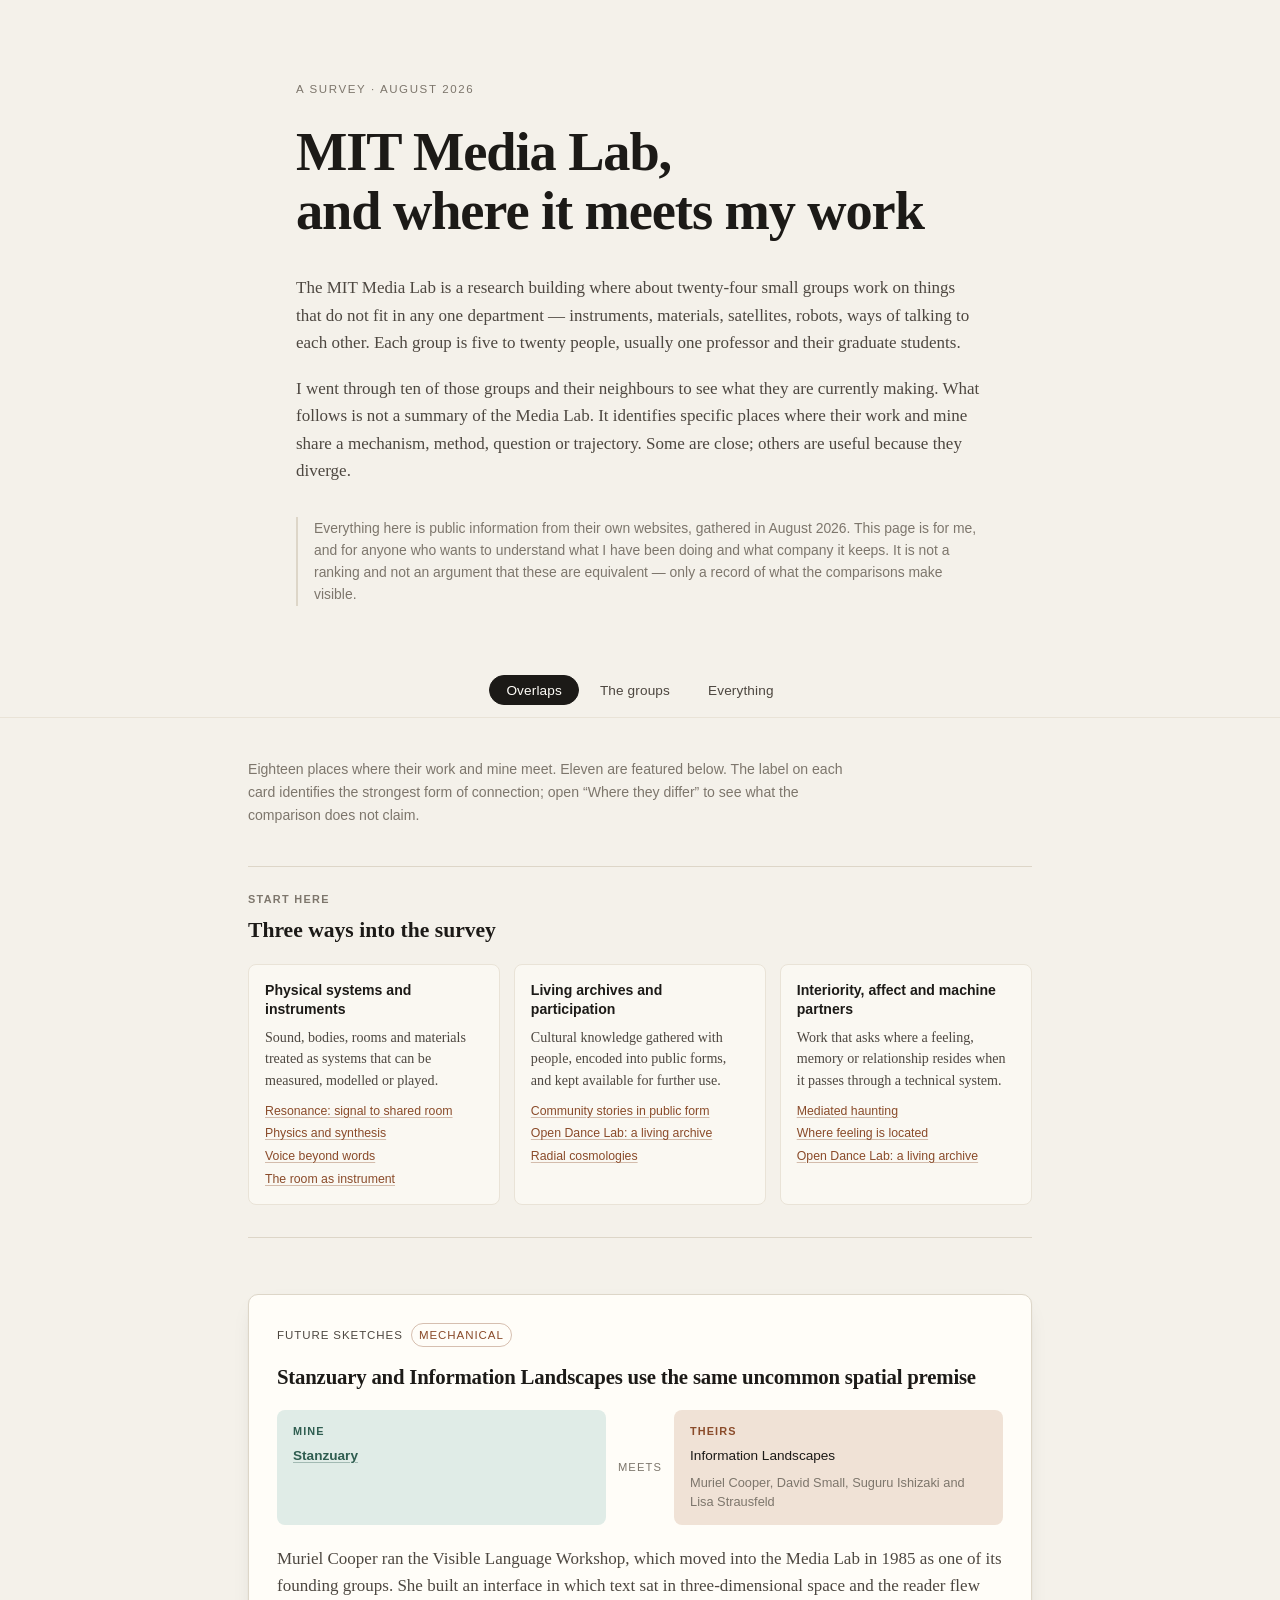
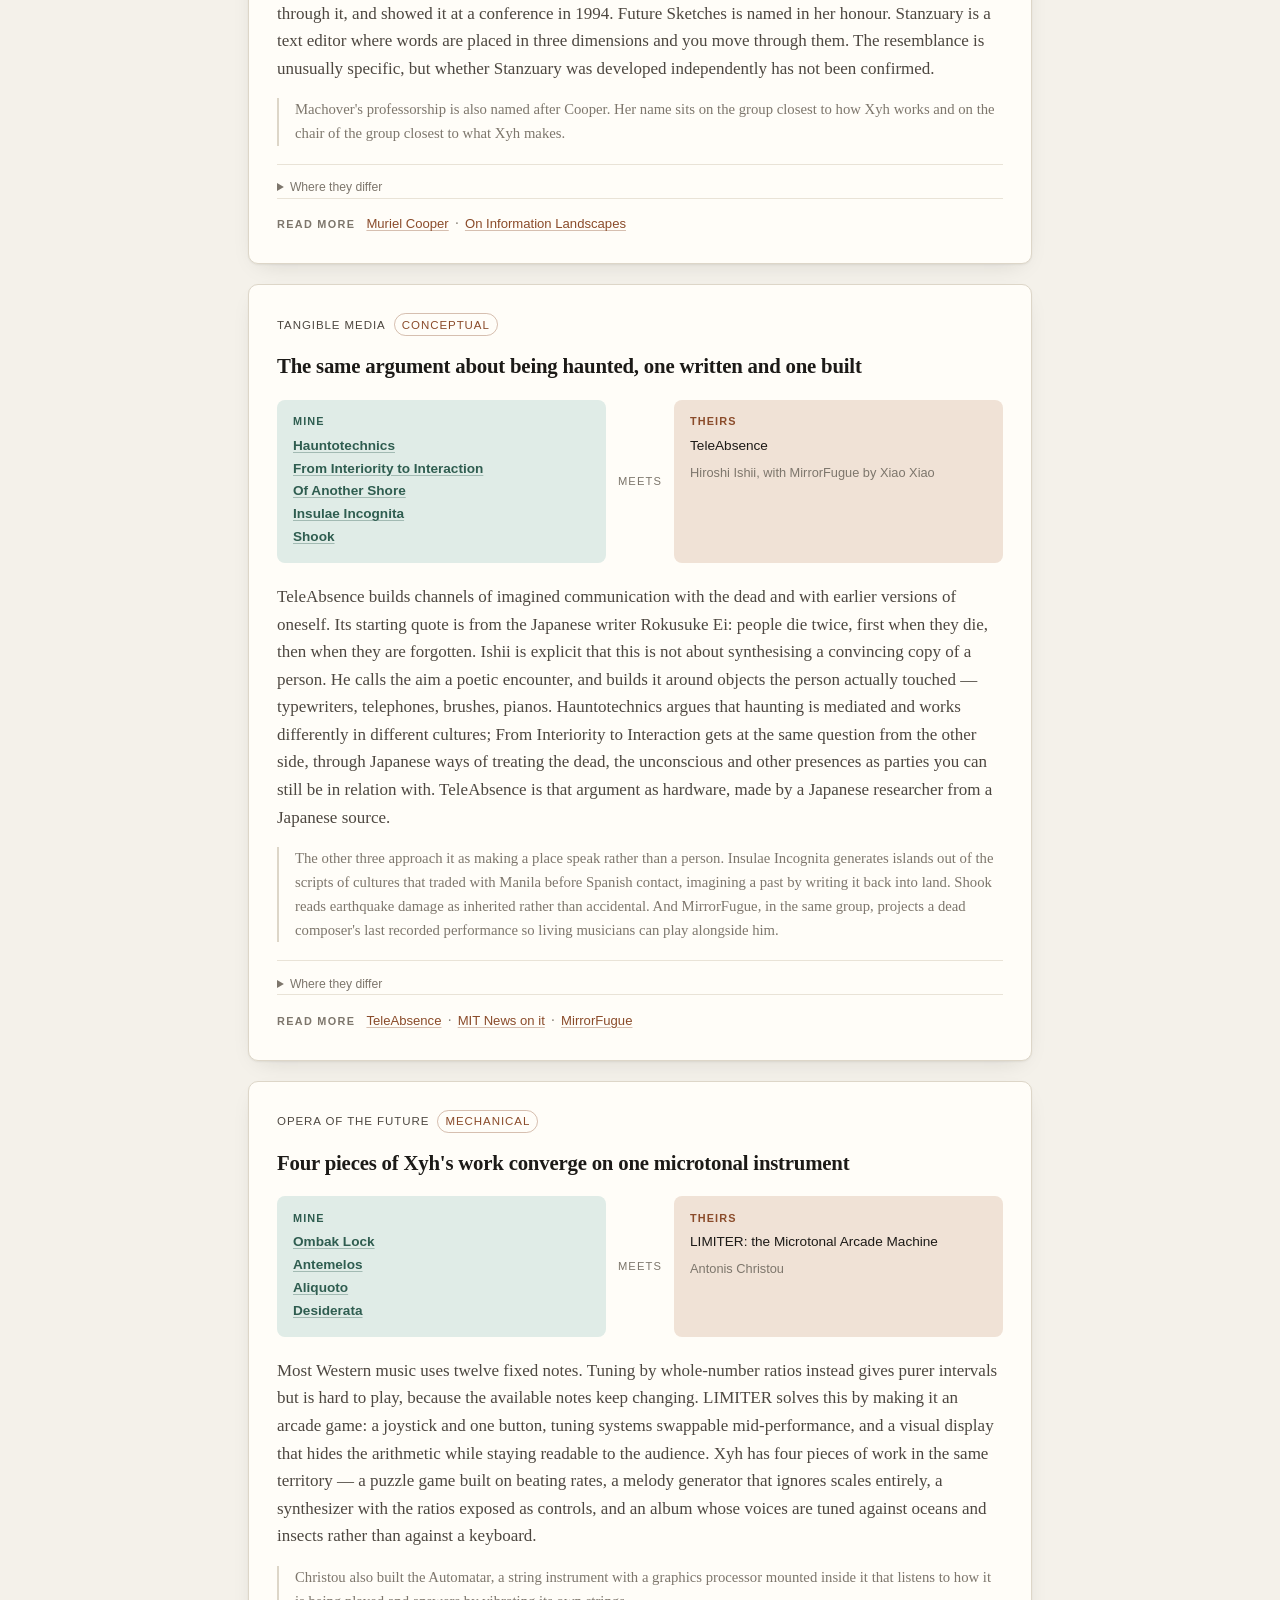
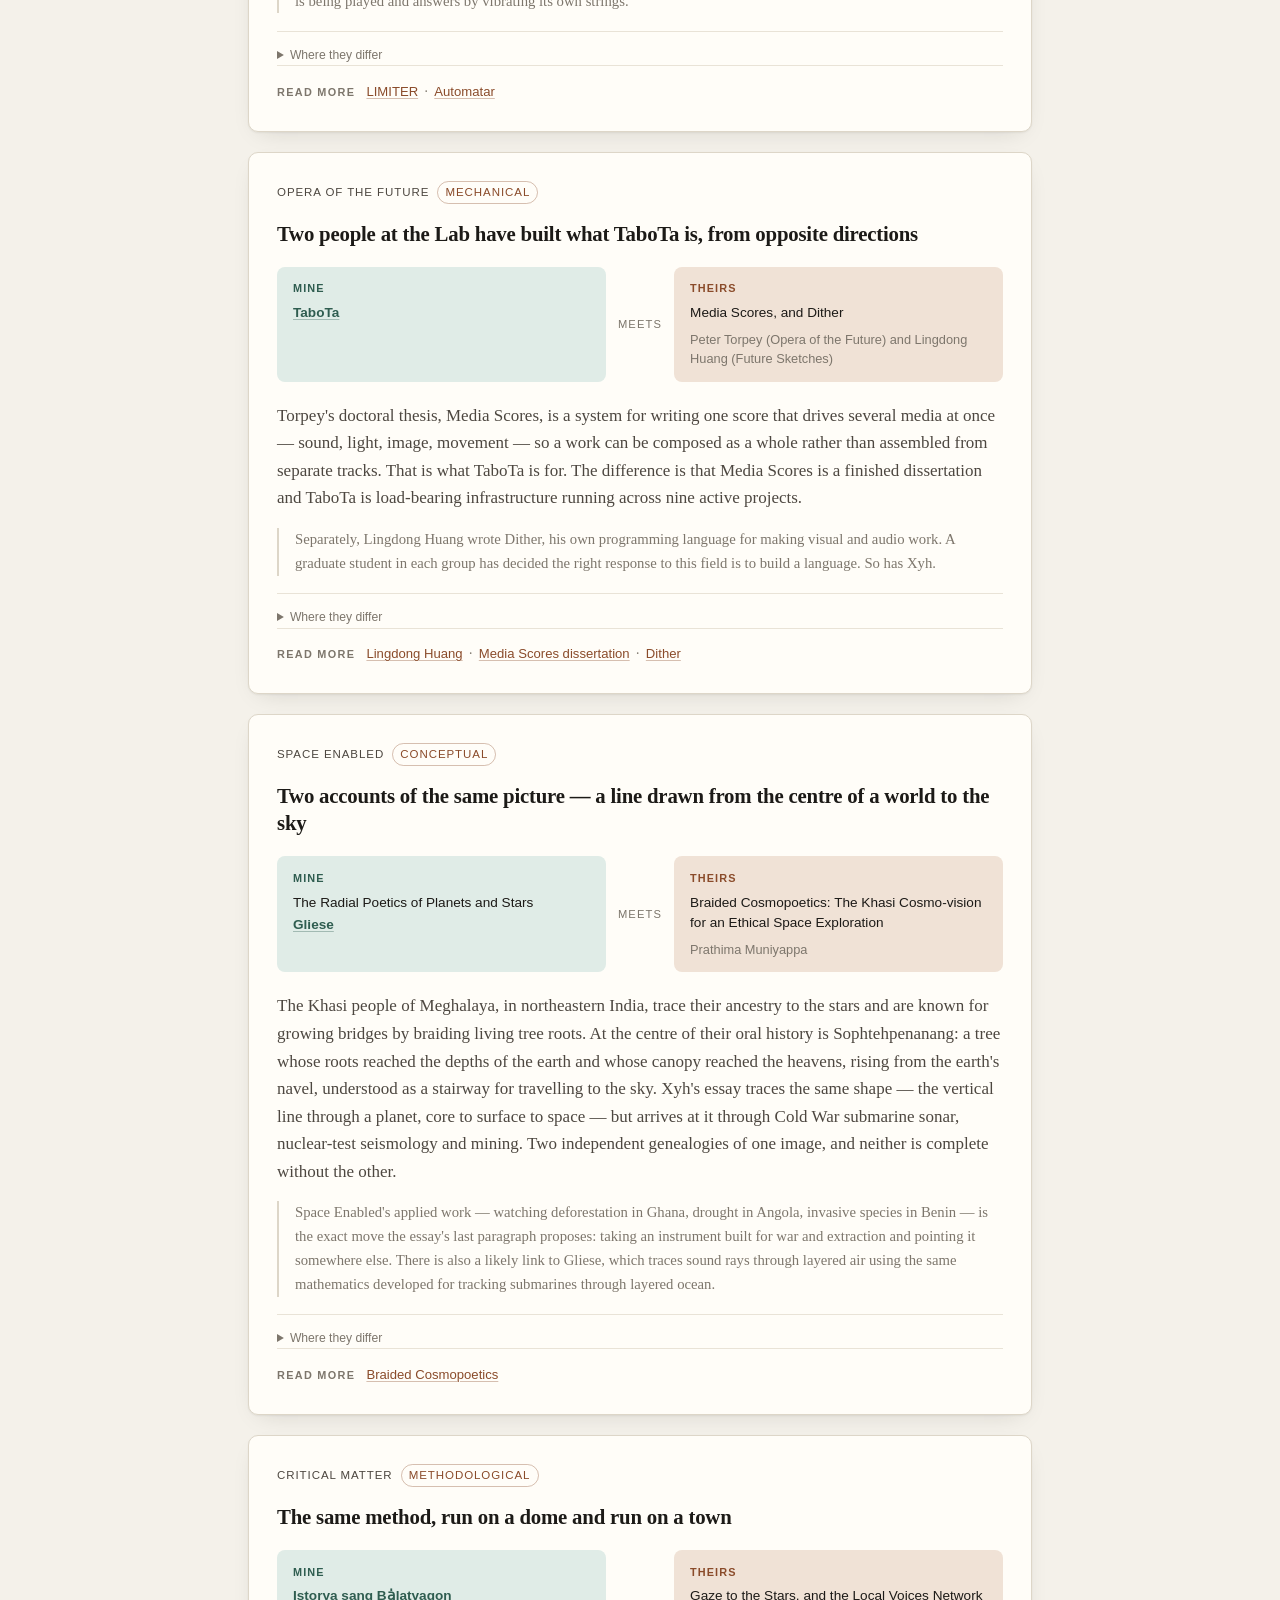
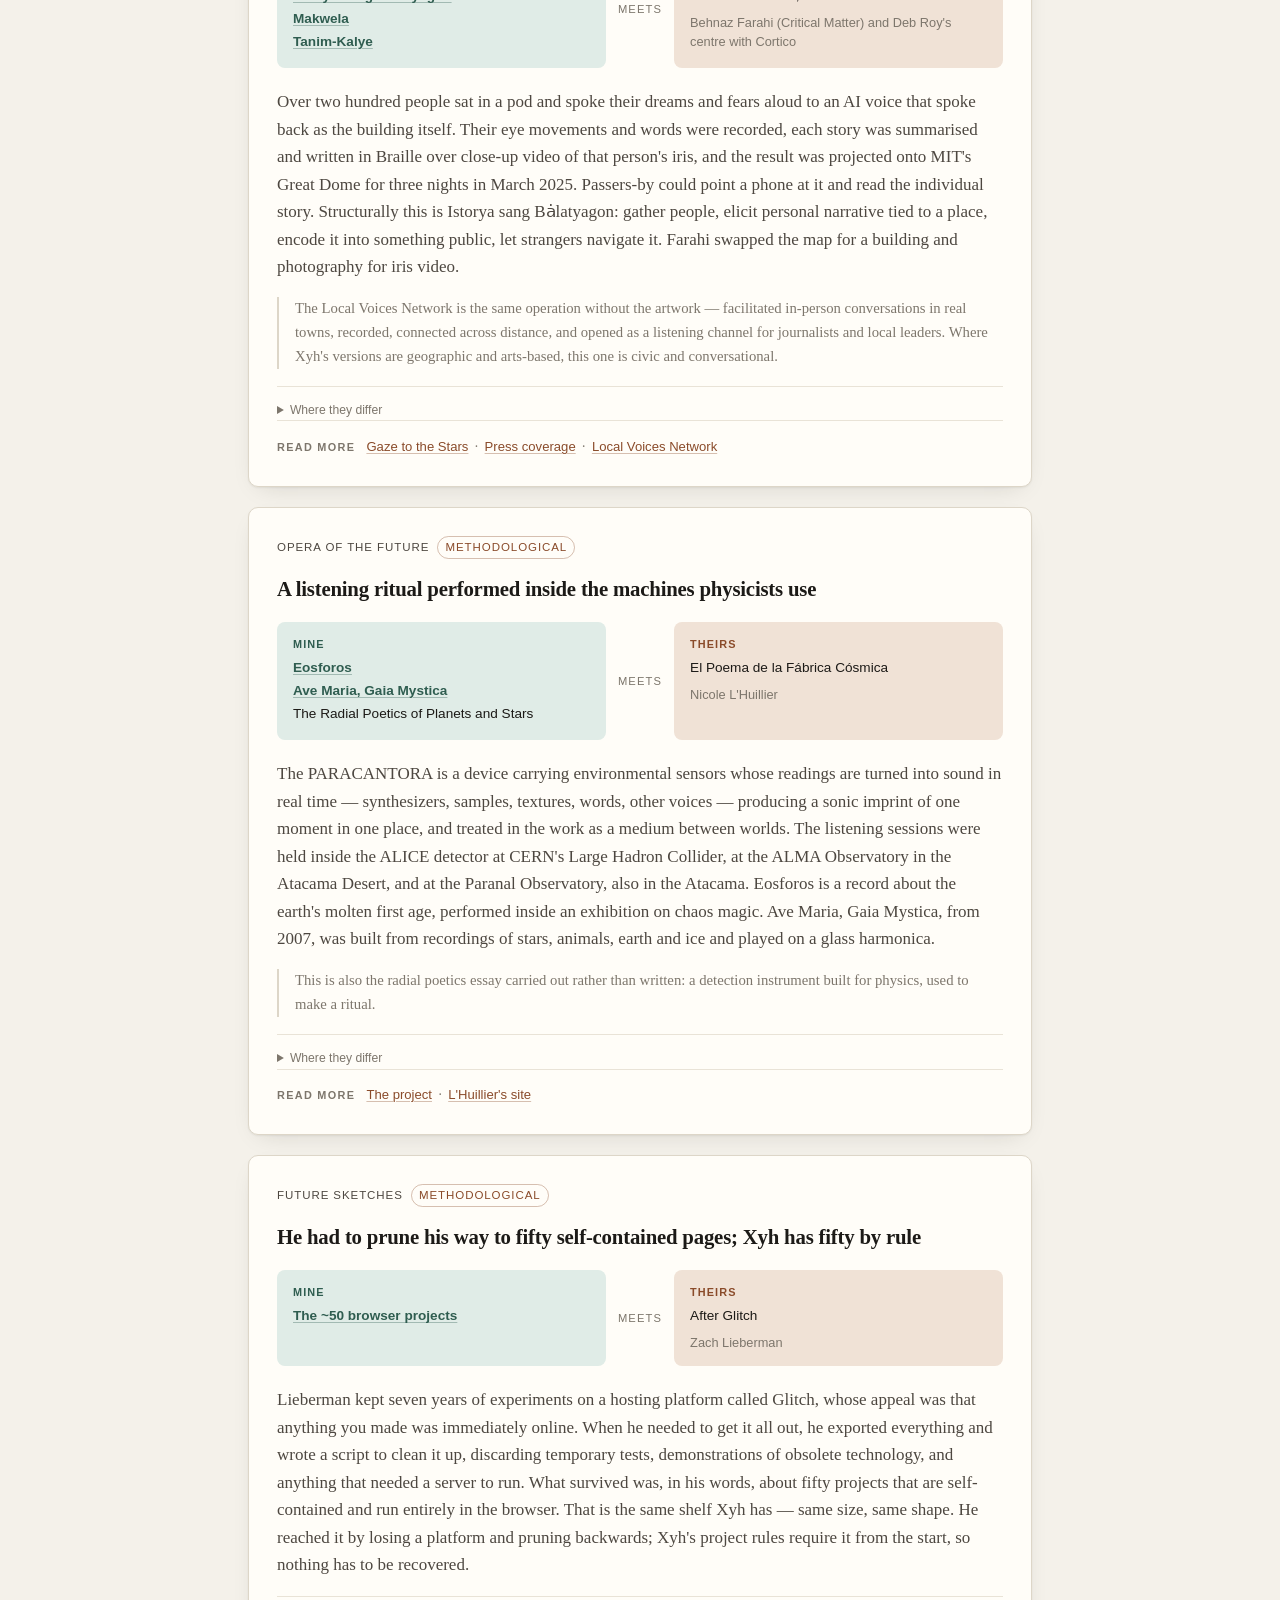
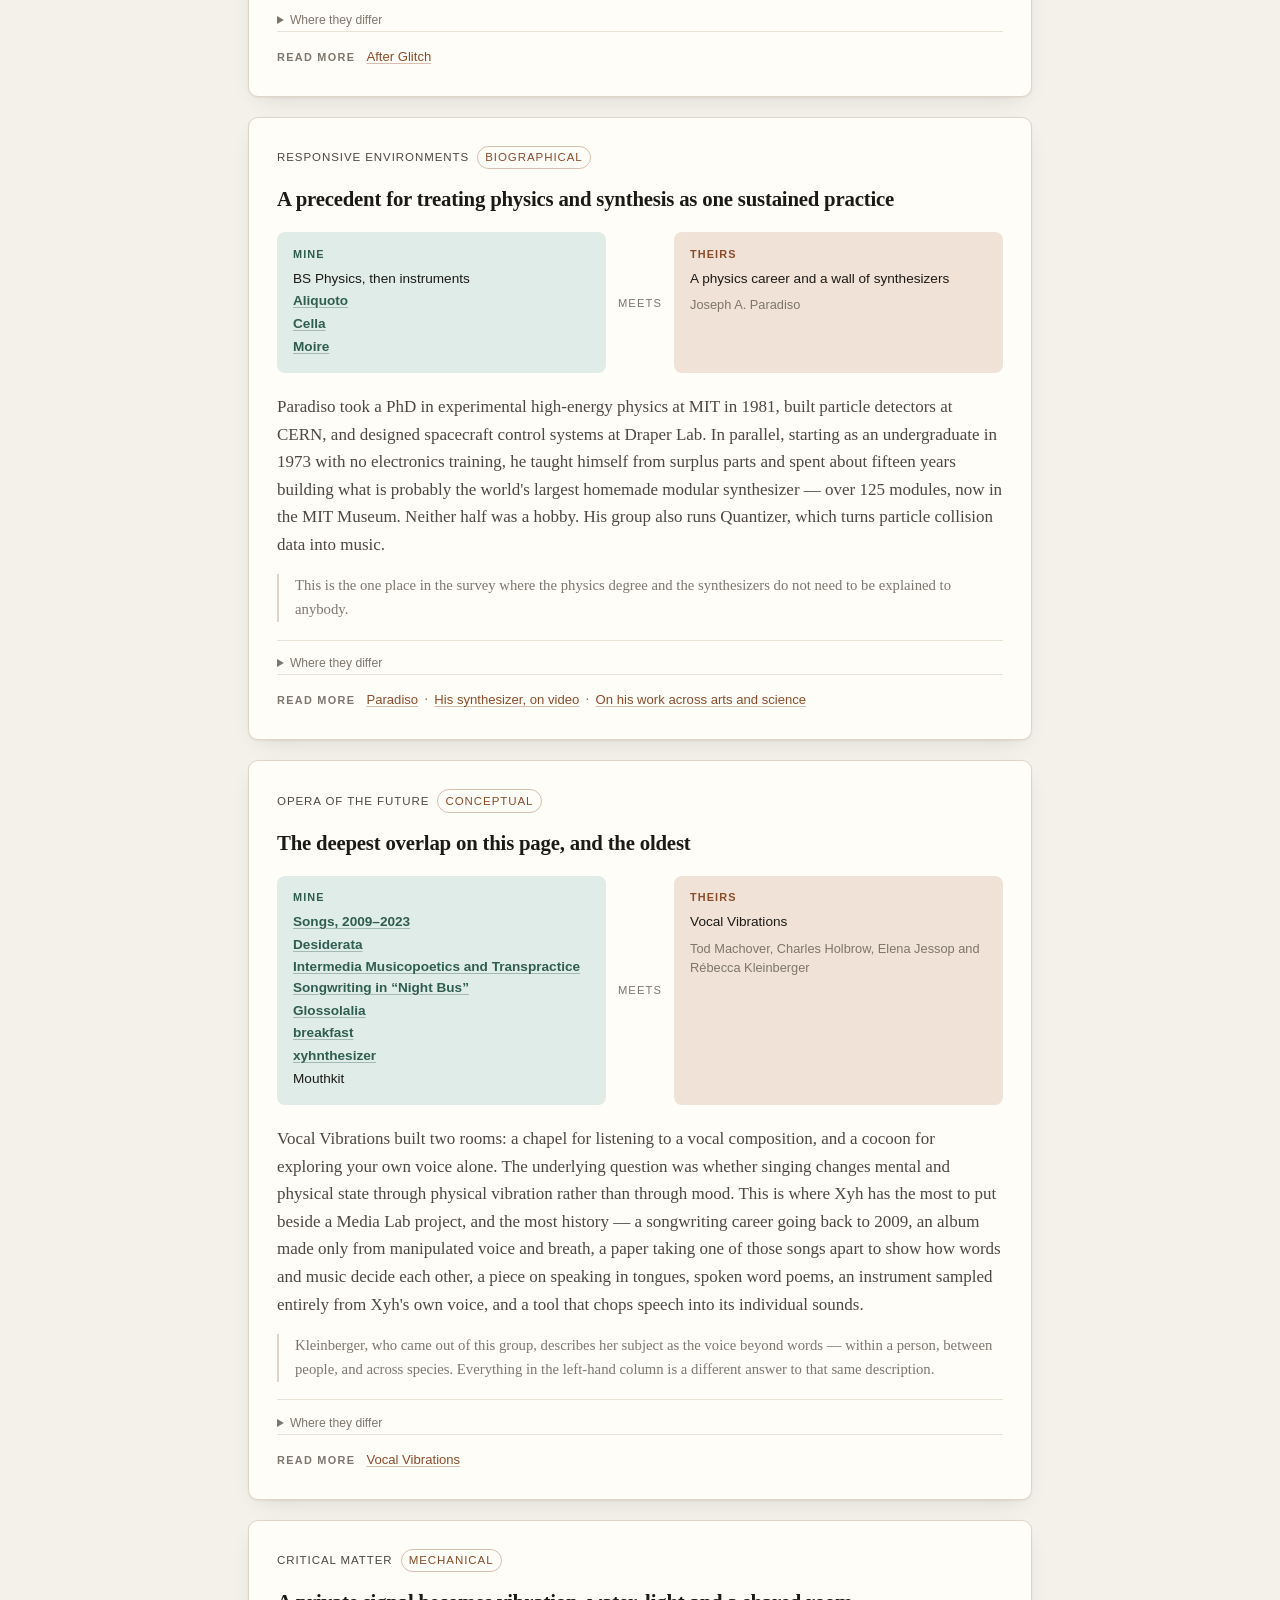
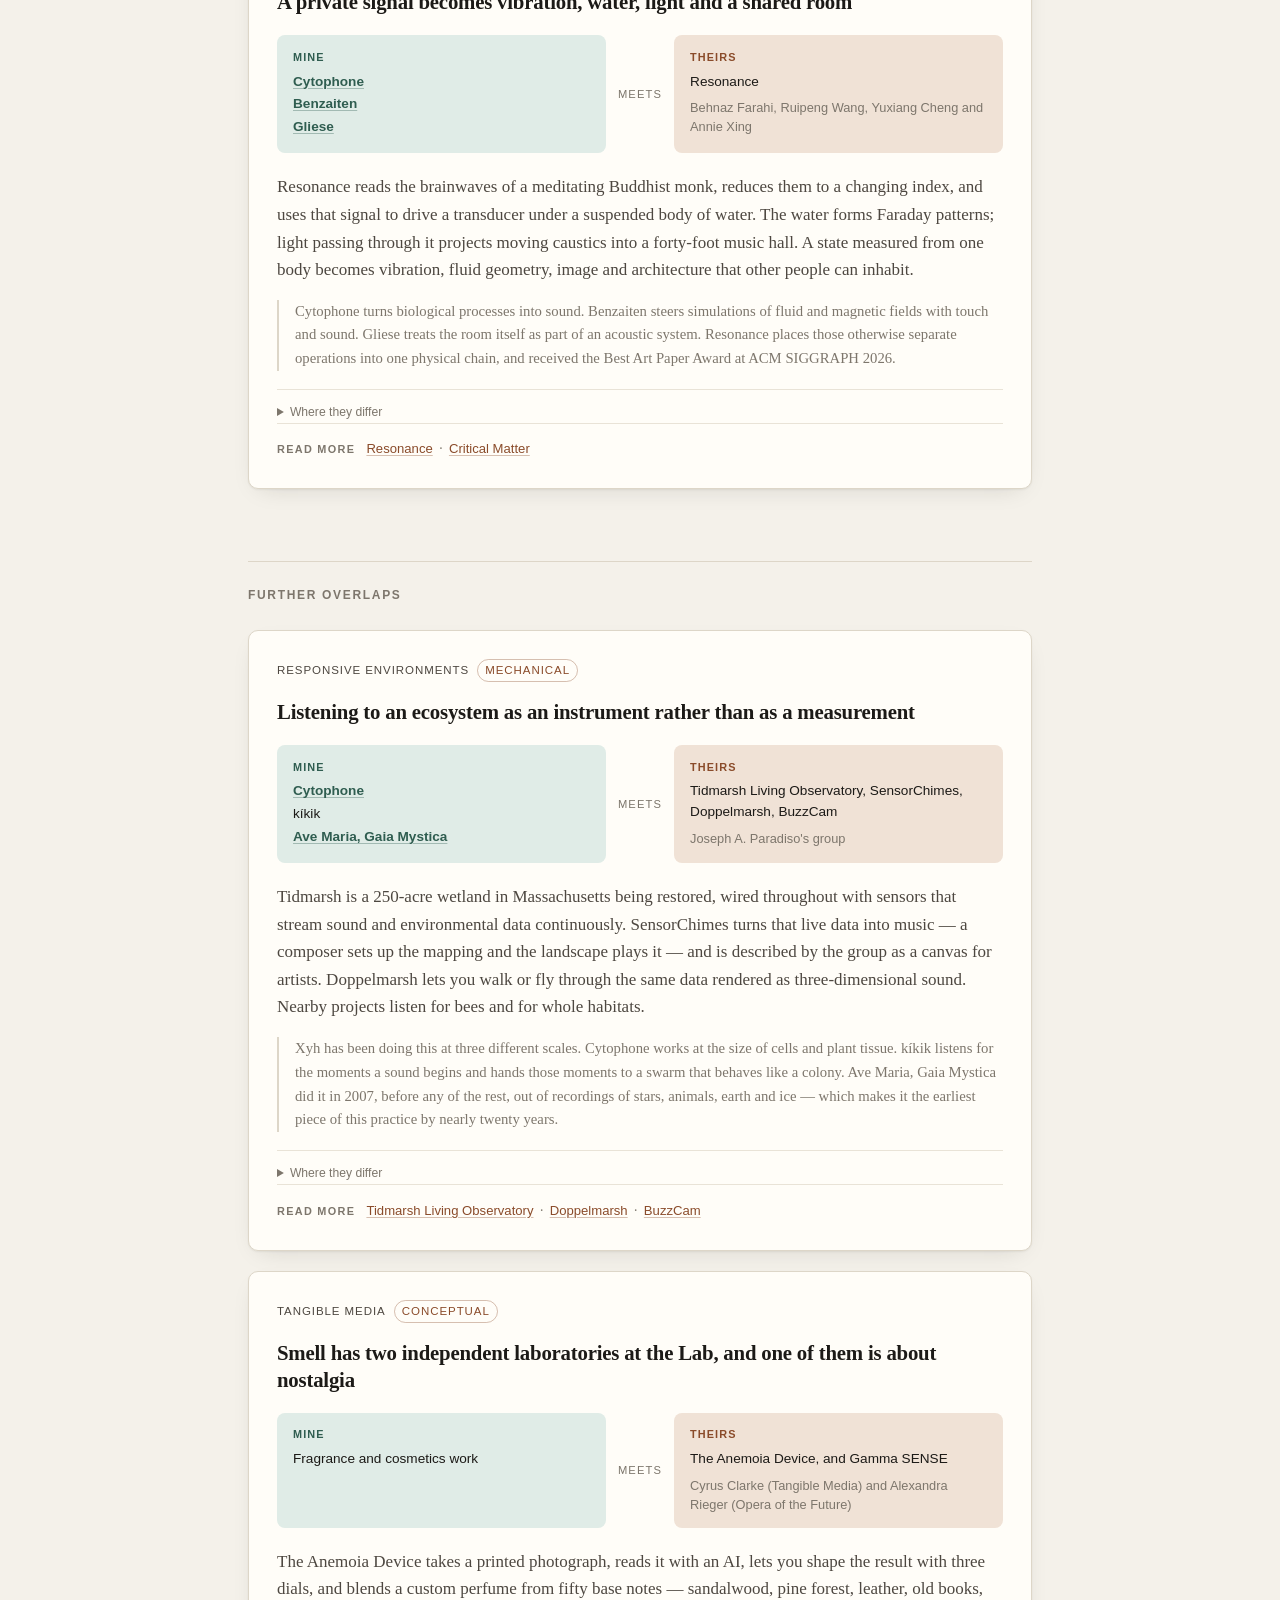
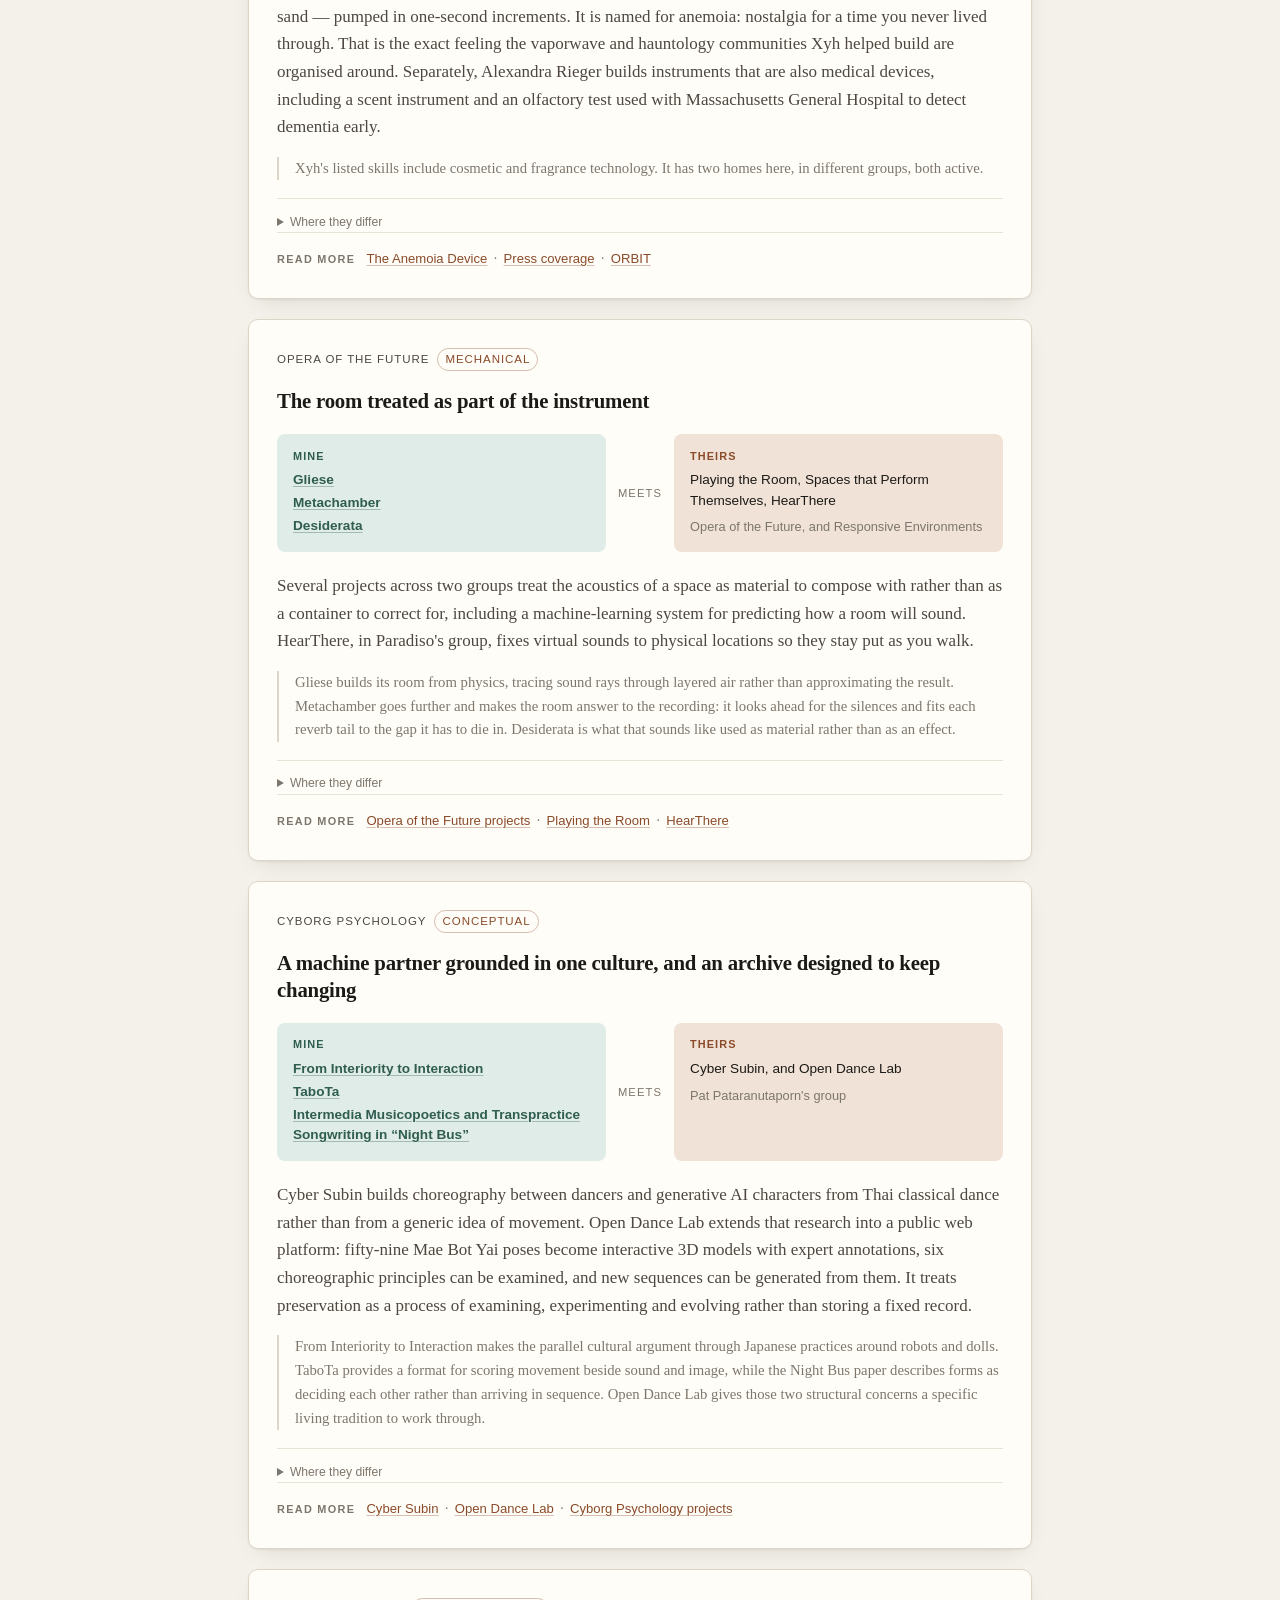
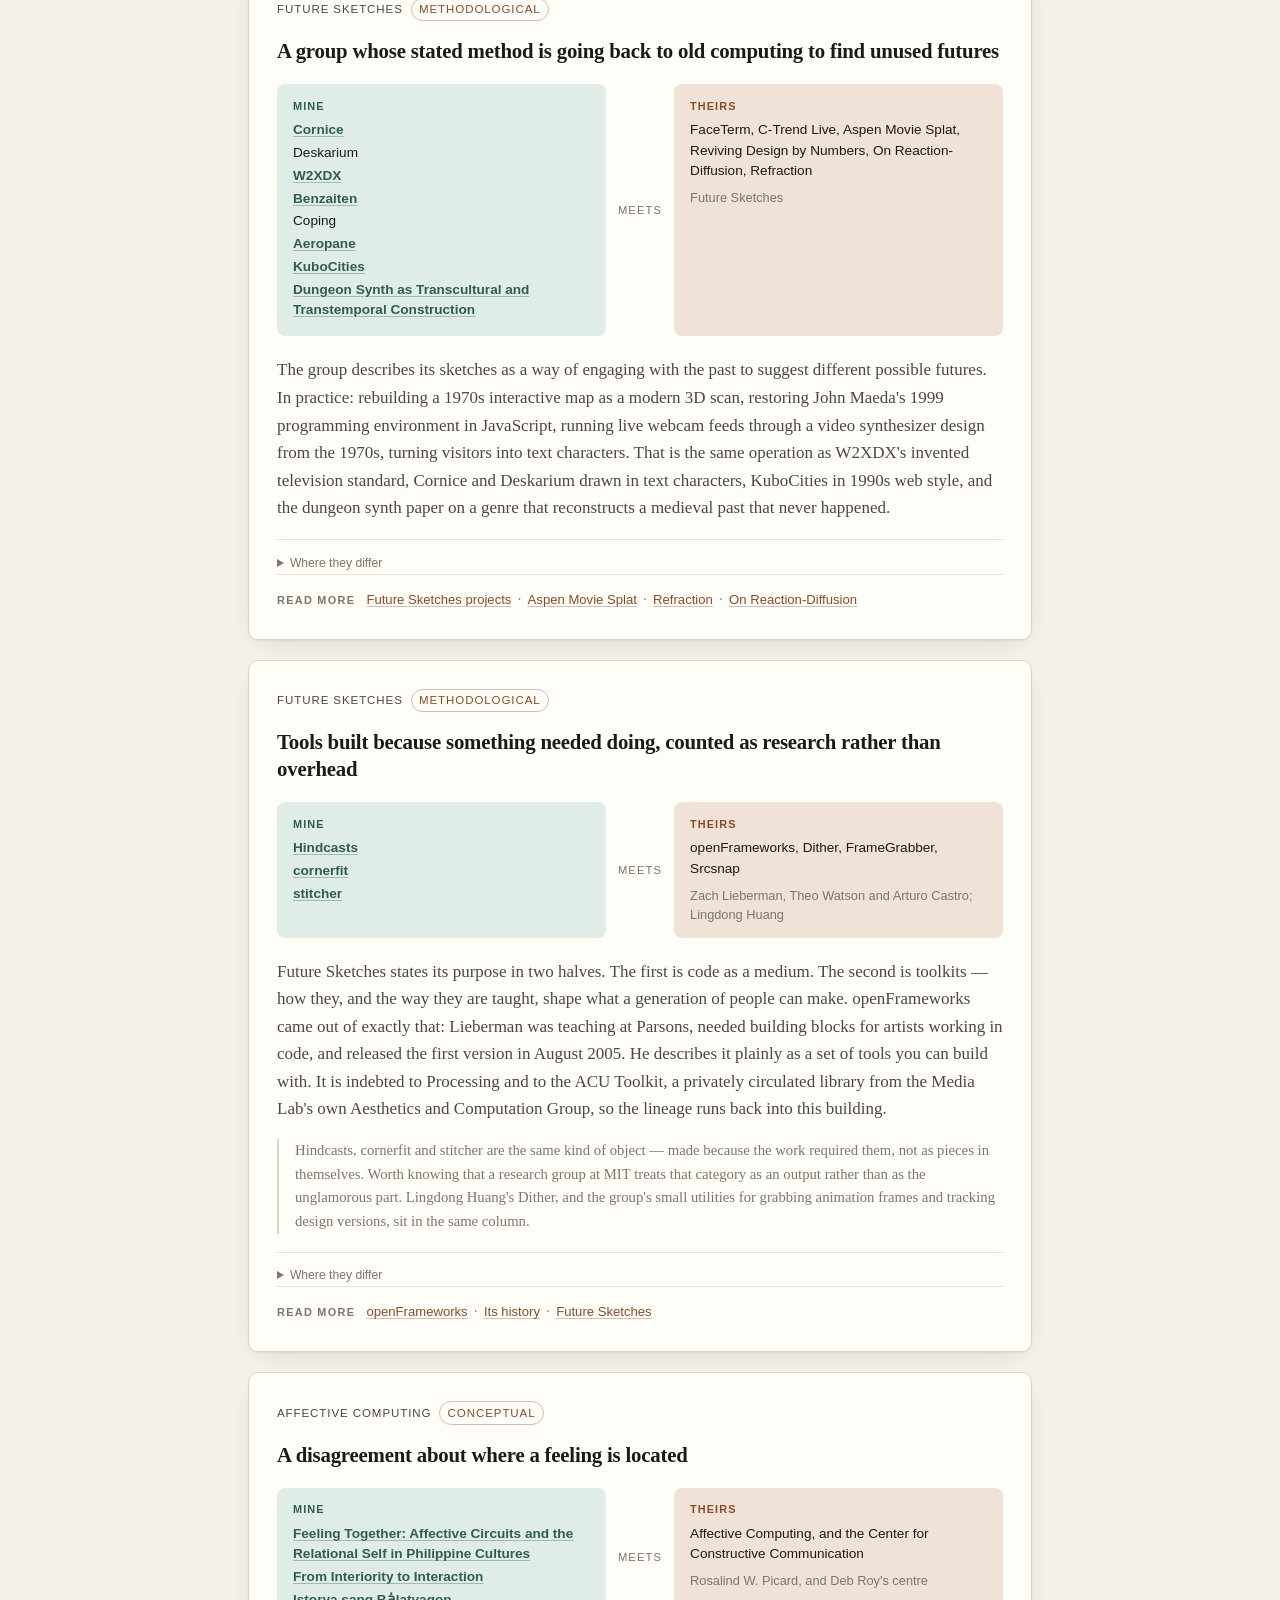
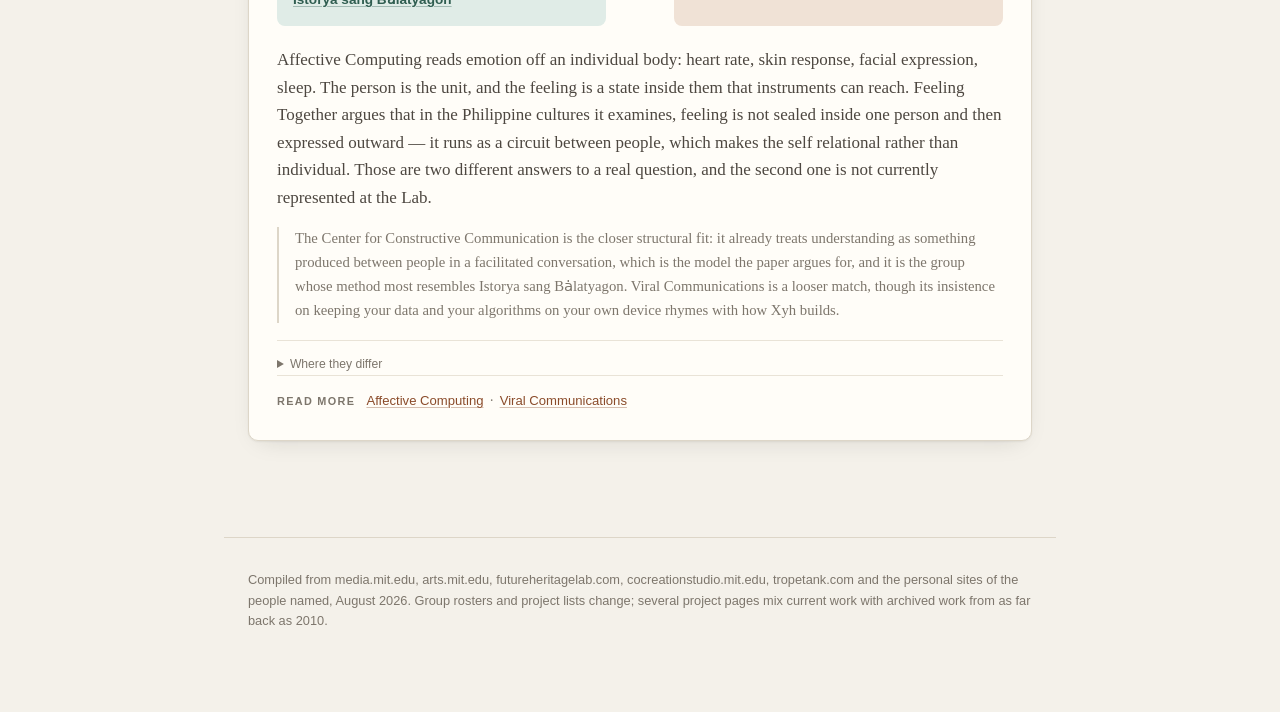
<file: medialab-scan/index.html>
<!DOCTYPE html>
<html lang="en">
<head>
<meta charset="utf-8">
<meta name="viewport" content="width=device-width, initial-scale=1">
<title>MIT Media Lab, and where it meets my work</title>
<link rel="stylesheet" href="styles.css">
</head>
<body>

<header class="masthead">
  <p class="kicker">A survey · August 2026</p>
  <h1>MIT Media Lab,<br>and where it meets my work</h1>
  <div class="intro">
    <p>The MIT Media Lab is a research building where about twenty-four small groups
    work on things that do not fit in any one department — instruments, materials,
    satellites, robots, ways of talking to each other. Each group is five to twenty
    people, usually one professor and their graduate students.</p>
    <p>I went through ten of those groups and their neighbours to see what they are
    currently making. What follows is not a summary of the Media Lab. It identifies
    specific places where their work and mine share a mechanism, method, question or
    trajectory. Some are close; others are useful because they diverge.</p>
    <p class="note">Everything here is public information from their own websites,
    gathered in August 2026. This page is for me, and for anyone who wants to
    understand what I have been doing and what company it keeps. It is not a
    ranking and not an argument that these are equivalent — only a record of what
    the comparisons make visible.</p>
  </div>
</header>

<nav class="tabs" aria-label="Views" role="tablist">
  <button id="tab-collisions" data-view="collisions" class="active" role="tab"
    aria-selected="true" aria-controls="collisions">Overlaps</button>
  <button id="tab-groups" data-view="groups" role="tab" aria-selected="false"
    aria-controls="groups" tabindex="-1">The groups</button>
  <button id="tab-everything" data-view="everything" role="tab" aria-selected="false"
    aria-controls="everything" tabindex="-1">Everything</button>
</nav>

<main>
  <section id="collisions" class="view active" role="tabpanel"
    aria-labelledby="tab-collisions" tabindex="0">
    <p class="view-note">Eighteen places where their work and mine meet. Eleven are
    featured below. The label on each card identifies the strongest form of connection;
    open “Where they differ” to see what the comparison does not claim.</p>
    <section class="routes-block" aria-labelledby="routes-heading">
      <p class="section-label">Start here</p>
      <h2 id="routes-heading">Three ways into the survey</h2>
      <div id="routes-list" class="routes"></div>
    </section>
    <div id="collisions-featured" class="cards"></div>
    <h2 class="section-break">Further overlaps</h2>
    <div id="collisions-rest" class="cards"></div>
  </section>

  <section id="groups" class="view" role="tabpanel" aria-labelledby="tab-groups"
    tabindex="0" hidden>
    <p class="view-note">The ten groups, what each one says it is for, and who is in
    it. The line in the coloured tag is my own shorthand for what that group shares
    with me.</p>
    <div id="groups-list"></div>
    <h2 class="section-break">Nearby, outside the Media Lab</h2>
    <p class="view-note">Places at MIT and elsewhere doing related work. The Trope Tank
    and the Co-Creation Studio are arguably closer to my practice than most of the
    Media Lab is.</p>
    <div id="adjacent-list" class="adjacent"></div>
  </section>

  <section id="everything" class="view" role="tabpanel" aria-labelledby="tab-everything"
    tabindex="0" hidden>
    <p class="view-note">Every overlap in one table. Filter by group, or by which of my
    projects it touches.</p>
    <div class="filters">
      <label>Group
        <select id="filter-group"><option value="">All groups</option></select>
      </label>
      <label>My project
        <select id="filter-mine"><option value="">All of mine</option></select>
      </label>
      <button id="filter-clear" type="button">Clear</button>
    </div>
    <div id="table-wrap" class="table-wrap"></div>
    <p id="table-empty" class="empty" hidden>No overlaps match those filters.</p>
  </section>
</main>

<footer>
  <p>Compiled from media.mit.edu, arts.mit.edu, futureheritagelab.com,
  cocreationstudio.mit.edu, tropetank.com and the personal sites of the people named,
  August 2026. Group rosters and project lists change; several project pages mix current
  work with archived work from as far back as 2010.</p>
</footer>

<script type="module" src="app.js"></script>
</body>
</html>
</file>
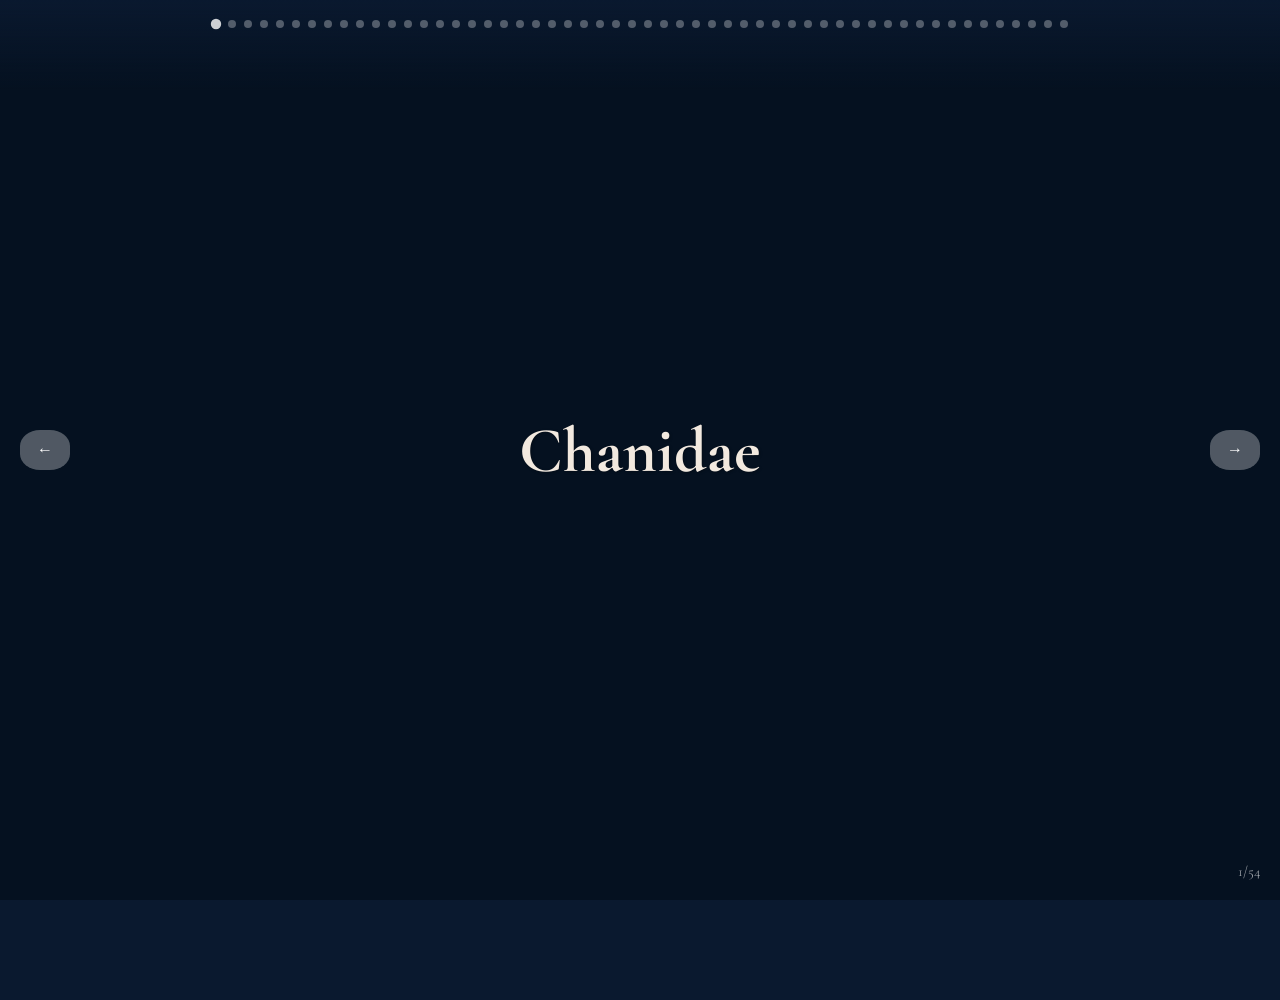
<file: chanidae.html>
<!DOCTYPE html>
<html lang="en">
<head>
    <meta charset="UTF-8">
    <meta name="viewport" content="width=device-width, initial-scale=1.0">
	<link href="https://fonts.googleapis.com/css2?family=Cormorant+Garamond:wght@400;500;600;700&family=Cormorant+SC:wght@500;600;700&display=swap" rel="stylesheet">
    <title>chanidae</title>
    <style>
        body, html {
            margin: 0;
            padding: 0;
            height: 100%;
            overflow: hidden;
            font-family: 'Cormorant Garamond', serif;
            background: #0a192f; /* Deep ocean blue background */
			
        }
        
        .slides-container {
            position: relative;
            height: 100vh;
            width: 100%;
        }
        
        .slide {
            position: absolute;
            top: 0;
            left: 0;
            width: 100%;
            height: 100%;
            display: flex;
            flex-direction: column;
            justify-content: flex-end; /* Default: text at bottom */
            align-items: center;
            padding-bottom: 100px;
            box-sizing: border-box;
            opacity: 0;
            transition: transform 1.2s cubic-bezier(0.25, 1, 0.5, 1), opacity 0.8s ease;
            transform: translateY(100px);
            will-change: transform, opacity;
        }
        
        /* Class for center-aligned slides */
        .slide.center-content {
            justify-content: center;
            padding-bottom: 0;
        }
        
        .slide.active {
            opacity: 1;
            transform: translateY(0);
        }
        
        .slide.exiting {
            transform: translateY(-100px);
        }
        
        .slide-content {
            text-align: center;
            color: #f2e9df;
            font-size: 2rem;
            padding: 20px;

            text-shadow: 1px 1px 3px rgba(0,0,0,0.3);
        }
        
        .nav-buttons {
            position: fixed;
            top: 50%;
            left: 0;
            right: 0;
            display: flex;
            justify-content: space-between;
            padding: 0 20px;
            transform: translateY(-50%);
            z-index: 100;
        }
        
        .nav-button {
            background: rgba(255,255,255,0.3);
            border: none;
            color: white;
            width: 50px;
            height: 40px;
            border-radius: 40%;
            font-size: 1rem;
            cursor: pointer;
            transition: background 0.3s;
        }
        
        .nav-button:hover {
            background: rgba(255,255,255,0.5);
        }
		
		.slide.top-bottom {
    justify-content: space-between;
    padding: 100px 0;
    align-items: center; /* This ensures horizontal centering */
        }
        
        .slide .top {
            align-self: flex-start;
            text-align: center;
            width: 100%;
            color: white;
            font-size: 2rem;
            padding: 20px;
            text-shadow: 1px 1px 3px rgba(0,0,0,0.3);
			    margin: 0 auto;
    box-sizing: border-box; 
        }
        
.slide .bottom {
            align-self: flex-end;
    text-align: center;
    width: 100%;
    color: white;
    font-size: 2rem;
    padding: 20px;
    text-shadow: 1px 1px 3px rgba(0,0,0,0.3);
    margin: 0 auto;
    box-sizing: border-box; 
}
        
        /* Navigation Dots at Top */
        .scroll-nav-dots {
            position: fixed;
            top: 20px;
            left: 0;
            right: 0;
            display: flex;
            justify-content: center;
            z-index: 200;
            padding: 0 20px;
        }
        
        .scroll-nav-dot {
            width: 8px;
            height: 8px;
            background: rgba(255,255,255,0.3);
            border-radius: 50%;
            margin: 0 4px;
            cursor: pointer;
            transition: all 0.2s ease;
        }
        
        .scroll-nav-dot:hover {
            background: rgba(255,255,255,0.6);
            transform: scale(1.2);
        }
        
        .scroll-nav-dot.active {
            background: rgba(255,255,255,0.8);
            transform: scale(1.3);
        }
        
        /* Progress text */
        .progress-text {
            position: fixed;
            right: 20px;
            bottom: 20px;
            color: rgba(255,255,255,0.6);
            font-size: 0.9rem;
            z-index: 200;
        }
    </style>
</head>
<body>
<div class="slides-container">
    <div class="slide active center-content" style="background: linear-gradient(0deg, #051120 0%, #051120 90%, transparent 100%)">
        <div class="slide-content"><h1>Chanidae</h1></div>
    </div>
    <div class="slide" style="background: linear-gradient(0deg, #051120 0%, #051120 90%, transparent 100%)">
        <div class="slide-content">[thunder crashing]</div>
    </div>
    <div class="slide" style="background: linear-gradient(0deg, #0a1a30 0%, #0a1a30 90%, transparent 100%)"></div>
    <div class="slide" style="background: linear-gradient(0deg, #0f223d 0%, #0f223d 90%, transparent 100%)">
        <div class="slide-content">[overhead like rolling]</div>
    </div>
    <div class="slide" style="background: linear-gradient(0deg, #142b4a 0%, #142b4a 90%, transparent 100%)">
        <div class="slide-content">[waves in the distance]</div>
    </div>
    <div class="slide" style="background: linear-gradient(0deg, #193457 0%, #193457 90%, transparent 100%)">
        <div class="slide-content">Do you hear that?</div>
    </div>
    <div class="slide" style="background: linear-gradient(0deg, #1e3d64 0%, #1e3d64 90%, transparent 100%)"></div>
    <div class="slide" style="background: linear-gradient(0deg, #234671 0%, #234671 90%, transparent 100%)">
        <div class="slide-content">That shore belongs</div>
    </div>
    <div class="slide" style="background: linear-gradient(0deg, #284f7e 0%, #284f7e 90%, transparent 100%)">
        <div class="slide-content">to another age.</div>
    </div>
    <div class="slide" style="background: linear-gradient(0deg, #2d588b 0%, #2d588b 90%, transparent 100%)">
        <div class="slide-content">Land retreating</div>
    </div> 
    <div class="slide" style="background: linear-gradient(0deg, #326198 0%, #326198 90%, transparent 100%)">
        <div class="slide-content">and reclaiming. On</div>
    </div> 
    <div class="slide" style="background: linear-gradient(0deg, #376aa5 0%, #376aa5 90%, transparent 100%)">
        <div class="slide-content">its own, sand would have gathered there.</div>
    </div> 
    <div class="slide center-content" style="background: linear-gradient(0deg, #3c73b2 0%, #3c73b2 90%, transparent 100%)">
        <div class="slide-content">BASECORACAY</div>
    </div> 
    <div class="slide" style="background: linear-gradient(0deg, #417cbf 0%, #417cbf 90%, transparent 100%)">
        <div class="slide-content">It's all the same. You've</div>
    </div> 
    <div class="slide" style="background: linear-gradient(0deg, #4685cc 0%, #4685cc 90%, transparent 100%)">
        <div class="slide-content">not lived long enough</div>
    </div> 
    <div class="slide" style="background: linear-gradient(0deg, #4b8ed9 0%, #4b8ed9 90%, transparent 100%)">
        <div class="slide-content">to feel it in your gut. the law</div>
    </div> 
    <div class="slide" style="background: linear-gradient(0deg, #5097e6 0%, #5097e6 90%, transparent 100%)">
        <div class="slide-content">of sympathy: that which rhymes</div>
    </div> 
    <div class="slide" style="background: linear-gradient(0deg, #55a0f3 0%, #55a0f3 90%, transparent 100%)">
        <div class="slide-content">with something else times</div>
    </div> 
    <div class="slide" style="background: linear-gradient(0deg, #5aa9ff 0%, #5aa9ff 90%, transparent 100%)">
        <div class="slide-content">with it. </div>
    </div> 
    <div class="slide center-content" style="background: linear-gradient(0deg, #1a3a6a 0%, #1a3a6a 90%, transparent 100%)">
        <div class="slide-content">[Fort Santiago, which used]</div>
    </div> 
    <div class="slide center-content" style="background: linear-gradient(0deg, #1f436f 0%, #1f436f 90%, transparent 100%)">
        <div class="slide-content">[to, in the Spanish Era, watch the mouth]</div>
    </div> 
    <div class="slide center-content" style="background: linear-gradient(0deg, #244c74 0%, #244c74 90%, transparent 100%)">
        <div class="slide-content">[of the river.]</div>
    </div> 
    <div class="slide center-content" style="background: linear-gradient(0deg, #295579 0%, #295579 90%, transparent 100%)">
        <div class="slide-content"></div>
    </div> 
    <div class="slide center-content" style="background: linear-gradient(0deg, #2e5e7e 0%, #2e5e7e 90%, transparent 100%)">
        <div class="slide-content">[A wall with so much]</div>
    </div> 
    <div class="slide center-content" style="background: linear-gradient(0deg, #336783 0%, #336783 90%, transparent 100%)">
        <div class="slide-content">[air, labyrinthine]</div>
    </div> 
    <div class="slide center-content" style="background: linear-gradient(0deg, #387088 0%, #387088 90%, transparent 100%)">
        <div class="slide-content">[air that watches the sea, Mall]</div>
    </div> 
    <div class="slide center-content" style="background: linear-gradient(0deg, #3d798d 0%, #3d798d 90%, transparent 100%)">
        <div class="slide-content">[of Asia. variegiated wall]</div>
    </div> 
    <div class="slide center-content" style="background: linear-gradient(0deg, #428292 0%, #428292 90%, transparent 100%)">
        <div class="slide-content">[of mangroves and reefs]</div>
    </div> 
    <div class="slide" style="background: linear-gradient(0deg, #478b97 0%, #478b97 90%, transparent 100%)">
        <div class="slide-content">In the time before you, that</div>
    </div> 
    <div class="slide" style="background: linear-gradient(0deg, #4c949c 0%, #4c949c 90%, transparent 100%)">
        <div class="slide-content">was how it was. And that is my problem.</div>
    </div> 
    <div class="slide" style="background: linear-gradient(0deg, #519da1 0%, #519da1 90%, transparent 100%)">
        <div class="slide-content">I remember it all</div>
    </div> 
    <div class="slide" style="background: linear-gradient(0deg, #56a6a6 0%, #56a6a6 90%, transparent 100%)">
        <div class="slide-content">because my body does not</div>
    </div> 
    <div class="slide" style="background: linear-gradient(0deg, #5bafab 0%, #5bafab 90%, transparent 100%)">
        <div class="slide-content">let me forget. I was here before your father</div>
    </div> 
    <div class="slide" style="background: linear-gradient(0deg, #60b8b0 0%, #60b8b0 90%, transparent 100%)">
        <div class="slide-content">and his ancestors found this place.</div>
    </div> 
    <div class="slide" style="background: linear-gradient(0deg, #65c1b5 0%, #65c1b5 90%, transparent 100%)">
        <div class="slide-content">Before the other chanids</div>
    </div> 
    <div class="slide" style="background: linear-gradient(0deg, #6acaba 0%, #6acaba 90%, transparent 100%)">
        <div class="slide-content">vanished. You see,</div>
    </div> 
    <div class="slide" style="background: linear-gradient(0deg, #6fd3bf 0%, #6fd3bf 90%, transparent 100%)">
        <div class="slide-content"></div>
    </div> 
    <div class="slide" style="background: linear-gradient(0deg, #74dcc4 0%, #74dcc4 90%, transparent 100%)">
        <div class="slide-content" style="color:#290c0d;">I was one of the lucky ones. It</div>
    </div> 
    <div class="slide" style="background: linear-gradient(0deg, #79e5c9 0%, #79e5c9 90%, transparent 100%)">
        <div class="slide-content" style="color:#290c0d;"><i>allowed</i> me</div>
    </div> 
    <div class="slide" style="background: linear-gradient(0deg, #7eeece 0%, #7eeece 90%, transparent 100%)">
        <div class="slide-content" style="color:#290c0d;"> to breathe air. It <i>allowed</i> me</div>
    </div> 
    <div class="slide" style="background: linear-gradient(0deg, #83f7d3 0%, #83f7d3 90%, transparent 100%)">
        <div class="slide-content" style="color:#290c0d;">to walk on land. <i>It</i> gave me legs.</div>
    </div> 
    <div class="slide" style="background: linear-gradient(0deg, #1e3d64 0%, #1e3d64 90%, transparent 100%)">
        <div class="slide-content">But what of that world?</div>
    </div> 
    <div class="slide" style="background: linear-gradient(0deg, #23466b 0%, #23466b 90%, transparent 100%)">
        <div class="slide-content">[waves breaking]</div>
    </div>
    <div class="slide" style="background: linear-gradient(0deg, #284f72 0%, #284f72 90%, transparent 100%)">
        <div class="slide-content">[bombarding Manila]</div>
    </div>
    <div class="slide" style="background: linear-gradient(0deg, #284f72 0%, #284f72 90%, transparent 100%)">
        <div class="slide-content">[like thunder underwater.]</div>
    </div>
    <div class="slide" style="background: linear-gradient(0deg, #2d5879 0%, #2d5879 90%, transparent 100%)">
        <div class="slide-content">to return to <i>it</i>...</div>
    </div> 		
    <div class="slide center-content" style="background: linear-gradient(0deg, #326180 0%, #326180 90%, transparent 100%)">
        <div class="slide-content">[intermittent drops]</div>
    </div> 
    <div class="slide center-content" style="background: linear-gradient(0deg, #376a87 0%, #376a87 90%, transparent 100%)">
        <div class="slide-content">[of pregnant globes of rain]</div>
    </div> 			
    <div class="slide" style="background: linear-gradient(0deg, #3c738e 0%, #3c738e 90%, transparent 100%)">
        <div class="slide-content"><i>that</i>, would mean, to feel its waves</div>
    </div> 	
    <div class="slide" style="background: linear-gradient(0deg, #417c95 0%, #417c95 90%, transparent 100%)">
        <div class="slide-content">through my fins, millions of bones in my flesh, and oh,</div>
    </div> 	
    <div class="slide top-bottom" style="background: linear-gradient(0deg, #46859c 0%, #46859c 90%, transparent 100%)">
        <div class="top">♪ Saan ka man ♪</div>
        <div class="bottom">to no longer recall the passing</div>
    </div> 	
    <div class="slide top-bottom" style="background: linear-gradient(0deg, #4b8ea3 0%, #4b8ea3 90%, transparent 100%)">
        <div class="top">♪ naroroon ngayon ♪</div>
        <div class="bottom">of wave after wave of</div>
    </div> 	
    <div class="slide top-bottom" style="background: linear-gradient(0deg, #5097aa 0%, #5097aa 90%, transparent 100%)">
        <div class="top">♪ Kaytagal mo nang nawala ♪</div>
        <div class="bottom">bodies. But all that is silly.</div>
    </div> 	
    <div class="slide top-bottom" style="background: linear-gradient(0deg, #55a0b1 0%, #55a0b1 90%, transparent 100%)">
        <div class="top">♪ Babalik at babalik ka rin. ♪</div>
        <div class="bottom">I will not survive these waters.</div>
    </div> 	
</div>

<!-- Navigation Dots at Top -->
<div class="scroll-nav-dots"></div>

<!-- Progress Text -->
<div class="progress-text">1/52</div>

<!-- Navigation Buttons -->
<div class="nav-buttons">
    <button class="nav-button" id="prev-btn">←</button>
    <button class="nav-button" id="next-btn">→</button>
</div>

<script>
    document.addEventListener('DOMContentLoaded', function() {
        const slides = document.querySelectorAll('.slide');
        const prevBtn = document.getElementById('prev-btn');
        const nextBtn = document.getElementById('next-btn');
        const scrollNavDots = document.querySelector('.scroll-nav-dots');
        const progressText = document.querySelector('.progress-text');
        
        let currentSlide = 0;
        const totalSlides = slides.length;
        
        // Create navigation dots
        for (let i = 0; i < totalSlides; i++) {
            const dot = document.createElement('div');
            dot.className = 'scroll-nav-dot';
            dot.dataset.index = i;
            dot.addEventListener('click', () => {
                goToSlide(i);
            });
            scrollNavDots.appendChild(dot);
        }
        
        const navDots = document.querySelectorAll('.scroll-nav-dot');
        
        // Initialize navigation
        updateNavigation();
        
        function updateNavigation() {
            // Update dots
            navDots.forEach((dot, i) => {
                dot.classList.toggle('active', i === currentSlide);
            });
            
            // Update progress text
            progressText.textContent = `${currentSlide + 1}/${totalSlides}`;
        }
        
        function showSlide(index) {
            slides.forEach((slide, i) => {
                slide.classList.remove('active', 'exiting');
                if (i === index) {
                    setTimeout(() => {
                        slide.classList.add('active');
                    }, 20);
                }
            });
            
            currentSlide = index;
            updateNavigation();
        }
        
        function nextSlide() {
            if (currentSlide < slides.length - 1) {
                slides[currentSlide].classList.add('exiting');
                currentSlide++;
                showSlide(currentSlide);
            }
        }
        
        function prevSlide() {
            if (currentSlide > 0) {
                slides[currentSlide].classList.add('exiting');
                currentSlide--;
                showSlide(currentSlide);
            }
        }
        
        function goToSlide(index) {
            if (index >= 0 && index < totalSlides) {
                slides[currentSlide].classList.add('exiting');
                showSlide(index);
            }
        }
        
        // Navigation buttons
        nextBtn.addEventListener('click', nextSlide);
        prevBtn.addEventListener('click', prevSlide);
        
        // Keyboard navigation
        document.addEventListener('keydown', function(e) {
            if (e.key === 'ArrowRight') nextSlide();
            if (e.key === 'ArrowLeft') prevSlide();
            if (e.key === 'Home') goToSlide(0);
            if (e.key === 'End') goToSlide(totalSlides - 1);
        });
        
        // Touch swipe
        let touchStartX = 0;
        let touchEndX = 0;
        
        document.addEventListener('touchstart', function(e) {
            touchStartX = e.changedTouches[0].screenX;
        }, false);
        
        document.addEventListener('touchend', function(e) {
            touchEndX = e.changedTouches[0].screenX;
            handleSwipe();
        }, false);
        
        function handleSwipe() {
            if (touchEndX < touchStartX - 50) nextSlide();
            if (touchEndX > touchStartX + 50) prevSlide();
        }
        
        // Mouse wheel
        document.addEventListener('wheel', function(e) {
            // Add a small delay to prevent too rapid scrolling
            if (this.wheelTimeout) {
                clearTimeout(this.wheelTimeout);
            }
            
            this.wheelTimeout = setTimeout(() => {
                if (e.deltaY > 0) nextSlide();
                else if (e.deltaY < 0) prevSlide();
            }, 100);
        });
    });
</script>
</body>
</html>
</file>
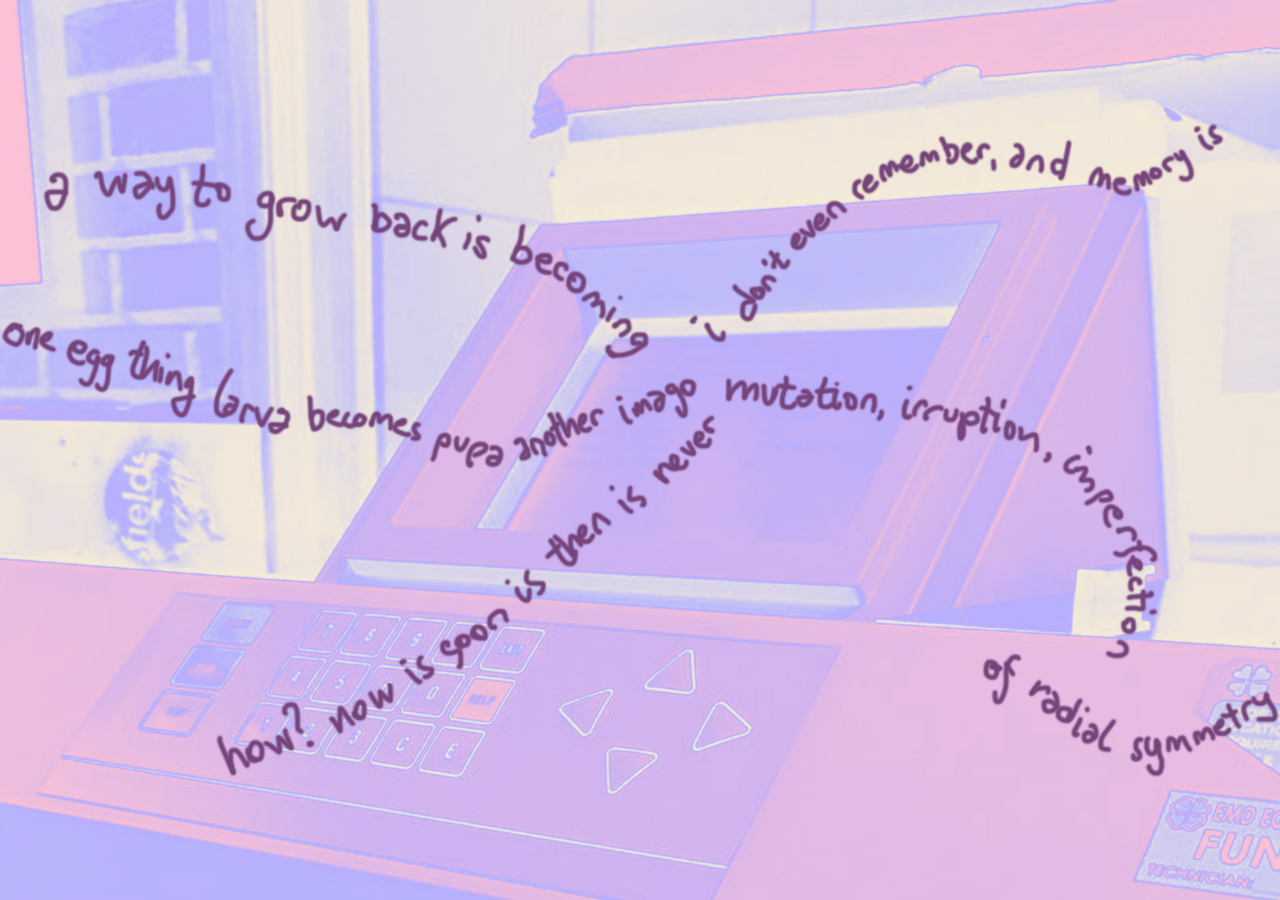
<file: fivehorizonintersection.html>
<!DOCTYPE html>
<html lang="en">
<head>
    <meta charset="UTF-8">
    <meta name="viewport" content="width=device-width, initial-scale=1.0">
    <title>five horizon intersection</title>
    <link rel="stylesheet" href="fivehorizonintersection.css">
</head>
<body>
    <img id="img2" src="fivehorizonintersection.png" alt="Image 2">

    <script src="fivehorizonintersection.js"></script>
</body>
</html>
</file>
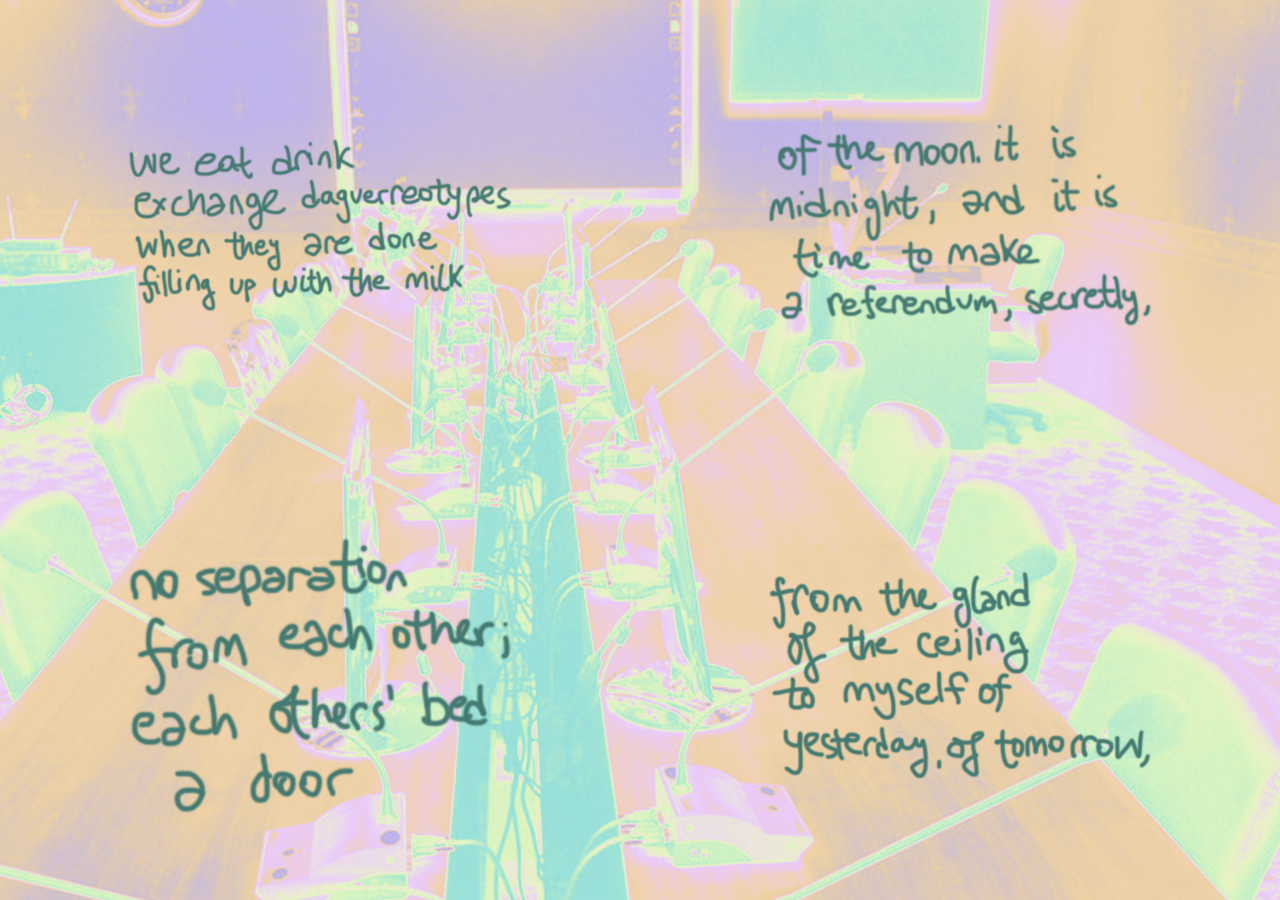
<file: fourbedroomgarden.html>
<!DOCTYPE html>
<html lang="en">
<head>
    <meta charset="UTF-8">
    <meta name="viewport" content="width=device-width, initial-scale=1.0">
    <title>four bedroom garden</title>
    <link rel="stylesheet" href="fourbedroomgarden.css">
</head>
<body>
    <img id="img1" src="fbg01.png" alt="Image 1">
    <img id="img2" src="fbg02.png" alt="Image 2">
    <img id="img3" src="fbg03.png" alt="Image 3">
    <img id="img4" src="fbg04.png" alt="Image 4">
    <script src="fourbedroomgarden.js"></script>
</body>
</html>
</file>
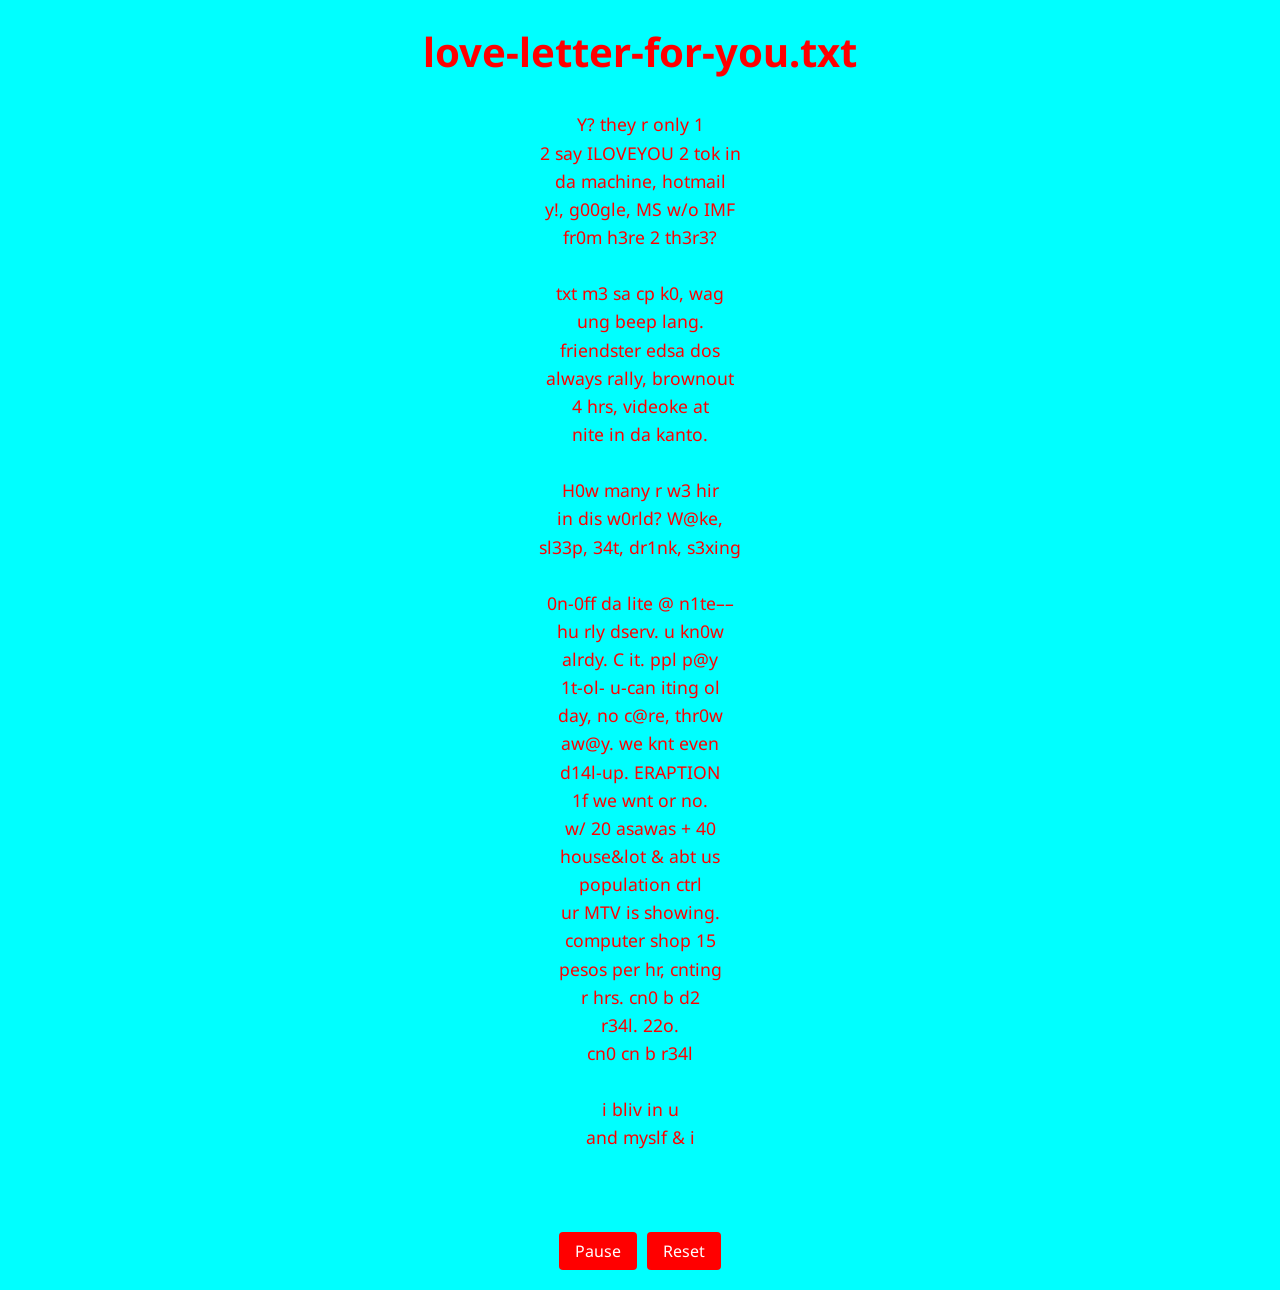
<file: loveletterforyou.html>
<!DOCTYPE html>
<html lang="en">
<head>
    <meta charset="UTF-8">
    <meta name="viewport" content="width=device-width, initial-scale=1.0">
    <title>LOVE-LETTER-FOR-YOU.TXT</title>
    <style>
        @import url('https://fonts.googleapis.com/css2?family=Noto+Sans&display=swap');

        body, h1, p {
            margin: 0;
            padding: 0;
        }

        body {
            font-family: "Noto Sans", sans-serif;
            background-color: cyan;
            color: red;
            display: flex;
            flex-direction: column;
            justify-content: center;
            align-items: center;
            min-height: 100vh;
            padding: 20px;
        }

        .poetry-container {
            max-width: 600px;
            text-align: center;
            line-height: 1.6;
            margin-bottom: 20px;
        }

        h1 {
            font-size: 2.5em;
            margin-bottom: 20px;
            text-transform: lowercase;
        }

        .poem {
            font-size: 1.1em;
            margin-bottom: 40px;
        }

        .stanza {
            margin: 1.5em 0;
        }

        .controls {
            display: flex;
            gap: 10px;
            margin-top: 20px;
        }

        button {
            padding: 8px 16px;
            font-family: "Noto Sans", sans-serif;
            background-color: red;
            color: white;
            border: none;
            border-radius: 4px;
            cursor: pointer;
            font-size: 1em;
        }

        button:hover {
            background-color: darkred;
        }
    </style>
</head>
<body>
    <div class="poetry-container">
        <h1>LOVE-LETTER-FOR-YOU.TXT</h1>
        <div class="poem">
            <p class="stanza">
Y? they r only 1<br>
2 say dis? 2 tok in <br>
da machine, hotmail<br>
y!, g00gle, MS w/o IMF<br>
fr0m h3re 2 th3r3?<br><br>
txt m3 sa cp k0, wag<br>
ung beep lang. <br>
friendster edsa dos<br>
always rally, brownout<br>
4 hrs, videoke at <br>
nite in da kanto. <br><br>
H0w many r w3 hir<br>
in dis w0rld? W@ke,<br>
sl33p, 34t, dr1nk, s3xing<br><br>
0n-0ff da lite @ n1te––<br>
hu rly dserv. u kn0w<br>
alrdy. C it. ppl p@y<br>
1t-ol- u-can iting ol<br>
day, no c@re, thr0w<br>
aw@y. we knt even <br>
d14l-up. ERAPTION<br>
1f we wnt or no.<br>
w/ 20 asawas + 40<br>
house&lot & abt us<br>
population ctrl<br>
ur MTV is showing.<br>
computer shop 15 <br>
pesos per hr, cnting<br>
r hrs. cn0 b d2 <br>
r34l. 22o. <br>
cn0 cn b r34l<br><br>
i bliv in u<br>
and myslf & i<br>
            </p>
        </div>
    </div>

    <div class="controls">
        <button id="pauseBtn">Pause</button>
        <button id="resetBtn">Reset</button>
    </div>

    <script>
        document.addEventListener("DOMContentLoaded", function () {
            const poemElement = document.querySelector(".stanza");
            const pauseBtn = document.getElementById("pauseBtn");
            const resetBtn = document.getElementById("resetBtn");
            
            // Store the original poem content
            const originalPoem = poemElement.innerHTML;
            
            let words = poemElement.innerHTML.split(/(\s+|<br>)/);
            let firstReplacementDone = false;
            let allWordsReplaced = false;
            let intervalId = null;
            let isPaused = false;
            
            function startTransformation() {
                if (!intervalId) {
                    intervalId = setInterval(replaceWord, 1000);
                }
            }
            
            function replaceWord() {
                if (!allWordsReplaced) {
                    if (!firstReplacementDone) {
                        // Find "dis?" and replace it first
                        const index = words.findIndex(word => word.includes("dis?"));
                        if (index !== -1) {
                            words[index] = "ILOVEYOU";
                            firstReplacementDone = true;
                        }
                    } else {
                        // Pick a random index to replace, excluding <br> tags
                        let validIndexes = words.map((word, i) => word.trim() !== "ILOVEYOU" && word.trim() !== "" && word !== "<br>" ? i : -1).filter(i => i !== -1);
                        
                        if (validIndexes.length === 0) {
                            allWordsReplaced = true;
                        } else {
                            let randomIndex = validIndexes[Math.floor(Math.random() * validIndexes.length)];
                            words[randomIndex] = "ILOVEYOU";
                        }
                    }
                } else {
                    // Start replacing letters within words, excluding <br> tags
                    let validIndexes = words.map((word, i) => word.trim() !== "" && word !== "<br>" ? i : -1).filter(i => i !== -1);
                    if (validIndexes.length > 0) {
                        let randomIndex = validIndexes[Math.floor(Math.random() * validIndexes.length)];
                        let word = words[randomIndex];
                        let insertPosition = Math.floor(Math.random() * (word.length + 1));
                        words[randomIndex] = word.slice(0, insertPosition) + "ILOVEYOU" + word.slice(insertPosition);
                    }
                }
                
                // Update the HTML while preserving <br> tags
                poemElement.innerHTML = words.join("");
            }
            
            // Start the transformation automatically
            startTransformation();
            
            // Pause button functionality
            pauseBtn.addEventListener("click", function() {
                if (isPaused) {
                    // Resume
                    startTransformation();
                    pauseBtn.textContent = "Pause";
                    isPaused = false;
                } else {
                    // Pause
                    clearInterval(intervalId);
                    intervalId = null;
                    pauseBtn.textContent = "Resume";
                    isPaused = true;
                }
            });
            
            // Reset button functionality
            resetBtn.addEventListener("click", function() {
                // Clear the interval
                clearInterval(intervalId);
                intervalId = null;
                
                // Reset all variables
                poemElement.innerHTML = originalPoem;
                words = originalPoem.split(/(\s+|<br>)/);
                firstReplacementDone = false;
                allWordsReplaced = false;
                
                // Update button state
                pauseBtn.textContent = "Pause";
                isPaused = false;
                
                // Restart the transformation
                startTransformation();
            });
        });
    </script>
</body>
</html>
</file>
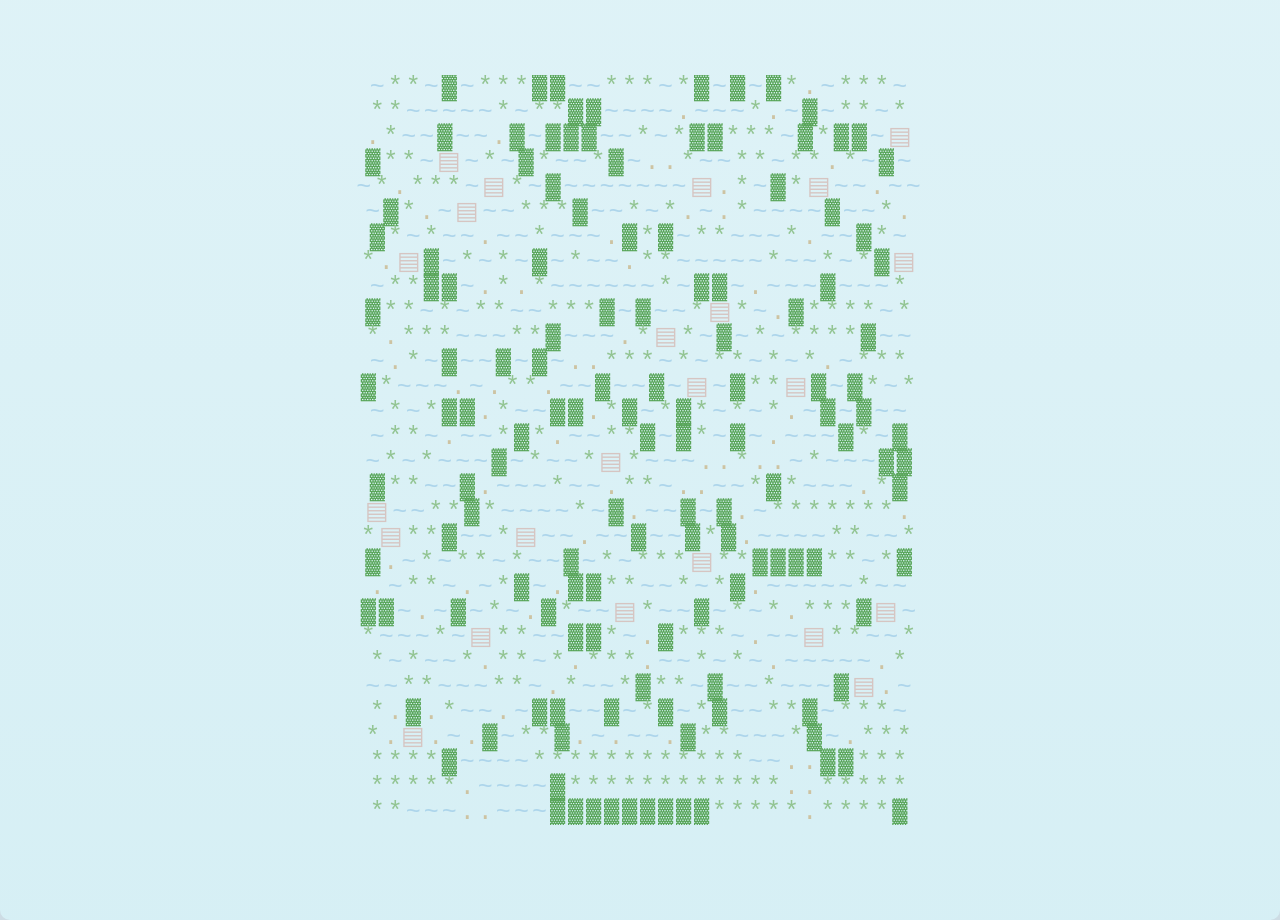
<file: pang.html>
<!DOCTYPE html>
<html>
<head>
    <title>pang</title>
    <style>
        body {
            margin: 0;
            padding: 0;
            overflow: hidden;
            font-family: monospace;
            display: flex;
            justify-content: center;
            align-items: center;
            height: 100vh;
            transition: background-color 1s ease;
        }
        #terminal {
            font-size: 3vmin;
            line-height: 1;
            letter-spacing: 3px;
            text-align: center;
            white-space: pre;
            padding: 20px;
            border-radius: 10px;
            width: 100%;
            height: 100%;
            display: flex;
            justify-content: center;
            align-items: center;
            transition: background-color 1s ease;
        }
        #terminal-content {
            max-width: 90%;
            max-height: 90%;
            overflow: hidden;
        }
    </style>
</head>
<body>
    <div id="terminal">
        <div id="terminal-content"></div>
    </div>

    <script>
        // Fixed 30x30 grid
        const COLS = 30;
        const ROWS = 30;
        const SCROLL_SPEED = 0.1;
        
        // Base colors for terrain types (will be hue-shifted)
        const BASE_COLORS = {
            water: { h: 200, s: 60, l: 80, speed: 1.2 },
            sand: { h: 45, s: 30, l: 72, speed: 1.0 },
            grass: { h: 120, s: 30, l: 67, speed: 0.8 },
            forest: { h: 120, s: 30, l: 50, speed: 0.6 },
            mountain: { h: 10, s: 20, l: 80, speed: 0.4 }
        };

        const TERRAIN_TYPES = [
            { name: 'water', chars: ['~'], baseColor: BASE_COLORS.water, weight: 0.4, height: -1 },
            { name: 'sand', chars: ['.'], baseColor: BASE_COLORS.sand, weight: 0.1, height: 0 },
            { name: 'grass', chars: ['*'], baseColor: BASE_COLORS.grass, weight: 0.3, height: 1 },
            { name: 'forest', chars: ['▓'], baseColor: BASE_COLORS.forest, weight: 0.15, height: 2 },
            { name: 'mountain', chars: ['▤'], baseColor: BASE_COLORS.mountain, weight: 0.05, height: 3 }
        ];

        class ScrollingTerrain {
            constructor() {
                this.grid = Array(ROWS).fill().map(() => 
                    Array(COLS).fill().map(() => this.randomTerrain())
                );
                this.scrollOffset = 0;
                this.clusterStrength = 0.7;
                this.globalHueSpeed = 0.01; // Global speed multiplier
                this.time = 0;
            }
            
            randomTerrain() {
                const totalWeight = TERRAIN_TYPES.reduce((sum, t) => sum + t.weight, 0);
                let random = Math.random() * totalWeight;
                let weightSum = 0;
                
                for (const terrain of TERRAIN_TYPES) {
                    weightSum += terrain.weight;
                    if (random <= weightSum) return terrain;
                }
                return TERRAIN_TYPES[0];
            }
            
            update() {
                this.time += 0.01;
                
                this.scrollOffset += SCROLL_SPEED;
                
                // When we've scrolled one full row
                if (this.scrollOffset >= 1) {
                    this.scrollOffset = 0;
                    this.grid.shift(); // Remove top row
                    this.grid.push(this.generateNextRow()); // Add new bottom row
                }
            }
            
            generateNextRow() {
                const newRow = [];
                const lastRow = this.grid[this.grid.length-1];
                
                for (let x = 0; x < COLS; x++) {
                    // Get neighbors for clustering
                    const left = newRow[x-1] || lastRow[x];
                    const above = lastRow[x];
                    
                    // Combine influences
                    if (Math.random() < this.clusterStrength) {
                        newRow.push(Math.random() < 0.6 ? left : above);
                    } else {
                        newRow.push(this.randomTerrain());
                    }
                }
                
                return newRow;
            }
            
            getShiftedColor(baseColor) {
                // Calculate individual hue shift based on terrain type's speed
                const hueShift = (this.time * this.globalHueSpeed * baseColor.speed * 360) % 360;
                const hue = (baseColor.h + hueShift + 360) % 360;
                return `hsl(${hue}, ${baseColor.s}%, ${baseColor.l}%)`;
            }
            
            updateBackgrounds() {
                // Calculate background colors with hue shift (using average speed)
                const avgSpeed = (BASE_COLORS.water.speed + BASE_COLORS.sand.speed) / 2;
                const bgHueShift = (this.time * this.globalHueSpeed * avgSpeed * 360) % 360;
                const bgHue = (200 + bgHueShift) % 360;
                const terminalBgHue = (190 + bgHueShift * 0.7) % 360;
                
                document.body.style.backgroundColor = `hsl(${bgHue}, 30%, 85%)`;
                document.getElementById('terminal').style.backgroundImage = 
                    `linear-gradient(hsl(${terminalBgHue}, 60%, 92%), hsl(${terminalBgHue}, 60%, 90%))`;
            }
            
            render() {
                let output = '';
                
                for (let y = 0; y < ROWS; y++) {
                    // Calculate vertical position with scroll offset
                    const renderY = y - this.scrollOffset;
                    
                    // Only render visible rows
                    if (renderY >= -1 && renderY < ROWS) {
                        for (let x = 0; x < COLS; x++) {
                            const terrain = this.grid[y][x];
                            const color = this.getShiftedColor(terrain.baseColor);
                            output += `<span style="color:${color}">${terrain.chars[0]}</span>`;
                        }
                        output += '\n';
                    }
                }
                
                document.getElementById('terminal-content').innerHTML = output;
                this.updateBackgrounds();
            }
        }

        // Initialize and run
        const terrain = new ScrollingTerrain();
        
        function gameLoop() {
            terrain.update();
            terrain.render();
            requestAnimationFrame(gameLoop);
        }
        
        // Start the animation
        gameLoop();

        // Handle window resize
        window.addEventListener('resize', function() {
            const content = document.getElementById('terminal-content');
            const fontSize = Math.min(
                window.innerWidth / (COLS * 1.2), 
                window.innerHeight / (ROWS * 1.2)
            );
            content.style.fontSize = `${fontSize}px`;
        });

        // Add controls for global speed
        document.addEventListener('keydown', (e) => {
            if (e.key === 'ArrowUp') {
                terrain.globalHueSpeed = Math.min(terrain.globalHueSpeed + 0.1, 2.0);
            } else if (e.key === 'ArrowDown') {
                terrain.globalHueSpeed = Math.max(terrain.globalHueSpeed - 0.1, 0.1);
            }
        });
    </script>
</body>
</html>
</file>
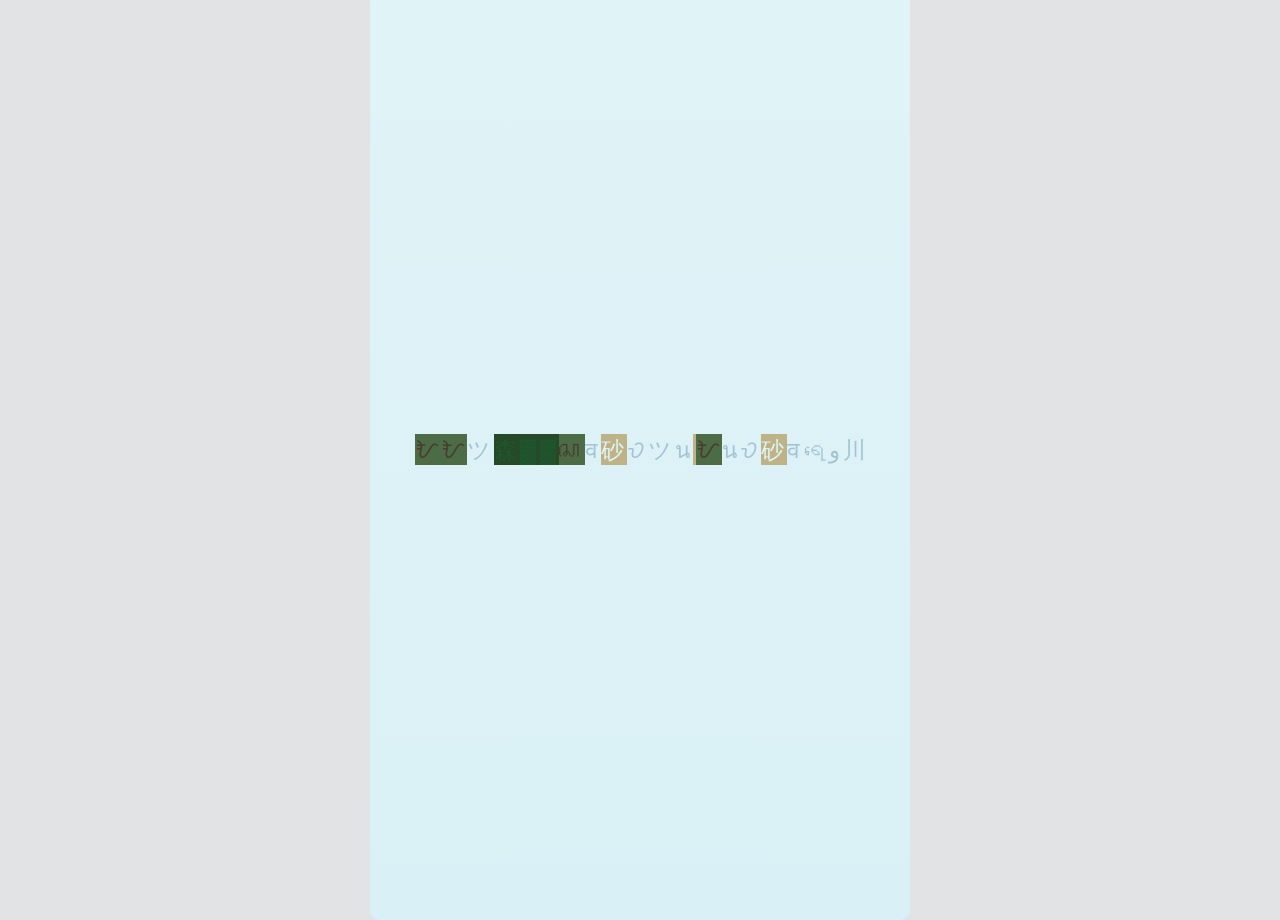
<file: pang2.html>
<!DOCTYPE html>
<html>
<head>
<link href="https://fonts.googleapis.com/css2?family=Noto+Sans&display=swap" rel="stylesheet">
<link rel="preconnect" href="https://fonts.googleapis.com">
<link rel="preconnect" href="https://fonts.gstatic.com" crossorigin>
<link href="https://fonts.googleapis.com/css2?family=Noto+Sans+Tagalog&display=swap" rel="stylesheet">

    <meta charset="UTF-8">
    <script src="glyphData.js"></script>
    <script src="translationModule.js"></script>
    <script src="backgroundManager.js"></script>
    <script src="lineGenerator.js"></script>
    <title>pang</title>
    <style>
        body {
            margin: 0;
            padding: 0;
            overflow: hidden;
            font-family: 'Noto Sans', 'Noto Sans Tagalog';
			
            display: flex;
            justify-content: center;
            align-items: center;
            height: 100vh;
            transition: background-color 1s ease;
        }
        #terminal {
            font-size: 2.5vmin;
            line-height: 1;
            letter-spacing: 3px;
            text-align: center;
            white-space: pre;
            padding: 20px;
            border-radius: 10px;
            width: 100%;
            height: 100%;
            display: flex;
            justify-content: center;
            align-items: center;
            transition: background-color 1s ease;
max-width: 500px;  /* Set your desired maximum width */
        white-space: nowrap; /* Prevents text from wrapping to the next line */
        overflow: hidden;    /* Hides any content that overflows the container */
        }
        #terminal-content {
            max-width: 90%;
            max-height: 90%;
            overflow: hidden;
			line-height: 0.3;
        }
		

    </style>
</head>
<body>
<div id="terminal">
        <div id="terminal-content">
            <div id="terrain-layer"></div>
            <div id="clouds-layer"></div>
        </div>
    </div>

<script>
    // --- Constants and DOM Elements ---
    const COLS = 30;
    const MAX_LINES = 30;
    const GENERATION_INTERVAL = 1000;
    const container = document.getElementById('terminal-content');

    // --- Module Initialization ---
    const lineGenerator = new LineGenerator(COLS);
    const background = new BackgroundManager();
    const translator = new TranslationEngine();

    // --- Helper function to build HTML from cell data ---
    function buildHTMLFromData(data) {
        return data.map(cell => 
            `<span class="${cell.className}">${cell.char}</span>`
        ).join('');
    }

    // --- Main Loop ---
    setInterval(() => {
        // --- 1. MUTATE EXISTING LINES ---
        for (const lineP of container.children) {
            // First, parse the existing HTML back into a data array
            let currentLineData = Array.from(lineP.children).map(span => {
                return { char: span.textContent, className: span.className };
            });

            // Keep a copy of the original length to check for changes
            const originalLength = currentLineData.length;

            // Pass the data to the translator
            const mutatedLineData = translator.translateLineData(currentLineData);

            // If a mutation happened (the line's content changed), re-render the <p>
            if (mutatedLineData.length !== originalLength) {
                 console.log(`MUTATION OCCURRED`);
                 lineP.innerHTML = buildHTMLFromData(mutatedLineData);
            }
        }

        // --- 2. GENERATE ONE NEW LINE ---
        const newLineData = lineGenerator.generateNewLine();
        const newP = document.createElement('p');
        newP.innerHTML = buildHTMLFromData(newLineData);
        container.prepend(newP);

        // --- 3. MAINTAIN SCREEN SIZE ---
        if (container.children.length > MAX_LINES) {
            container.lastElementChild.remove();
        }
    }, GENERATION_INTERVAL);


    // --- Smooth Animation Loop ---
    function animationLoop() {
        background.update();
        requestAnimationFrame(animationLoop);
    }

    // --- Start Everything ---
    animationLoop();
</script>
</body>
</html>
</file>
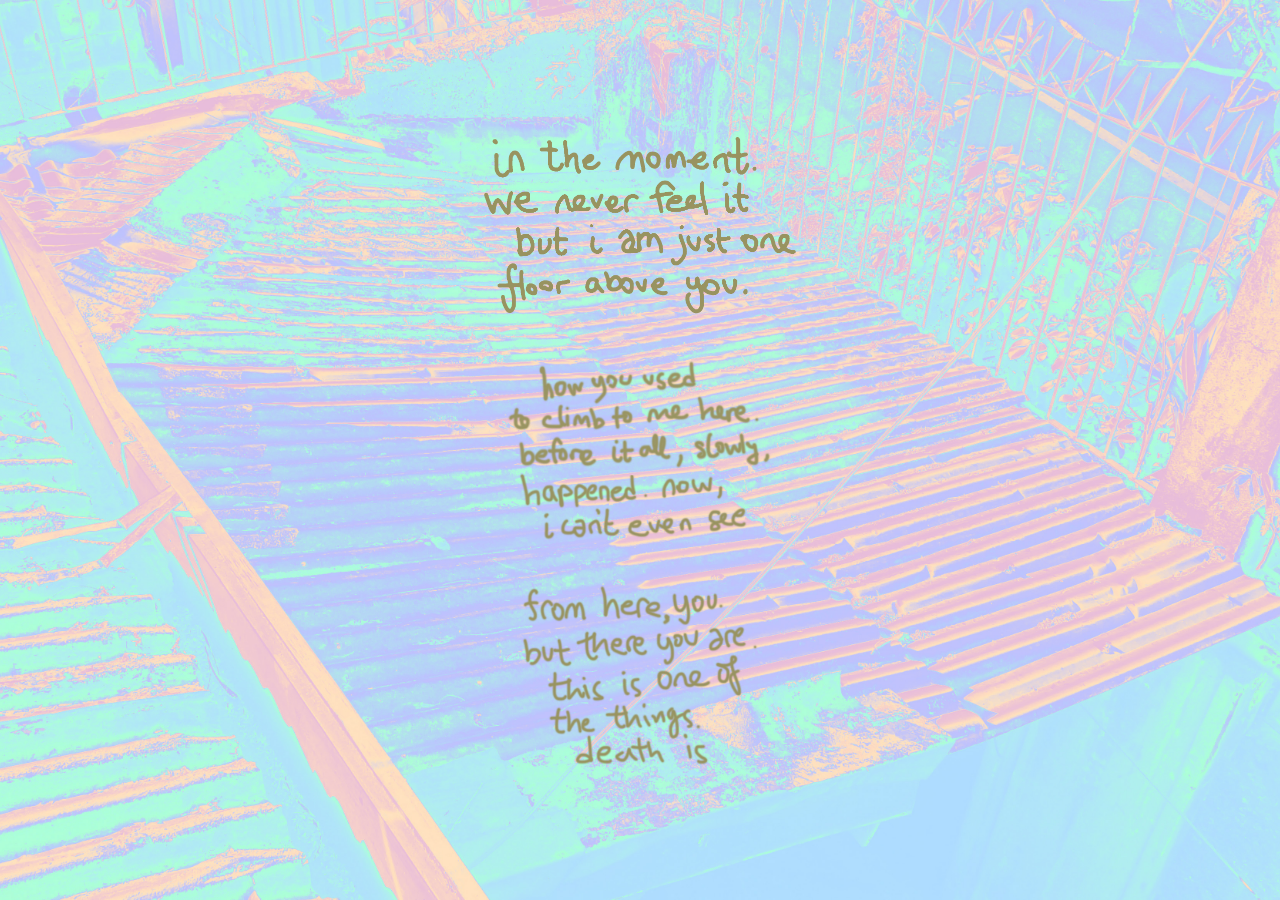
<file: threefloorhome.html>
<!DOCTYPE html>
<html lang="en">
<head>
    <meta charset="UTF-8">
    <meta name="viewport" content="width=device-width, initial-scale=1.0">
    <title>three floor home</title>
    <link rel="stylesheet" href="threefloorhome.css">
</head>
<body>
    <img id="img1" src="tfh01.png" alt="Image 1">
    <img id="img2" src="tfh02.png" alt="Image 2">
    <img id="img3" src="tfh03.png" alt="Image 3">
    <script src="threefloorhome.js"></script>
</body>
</html>
</file>
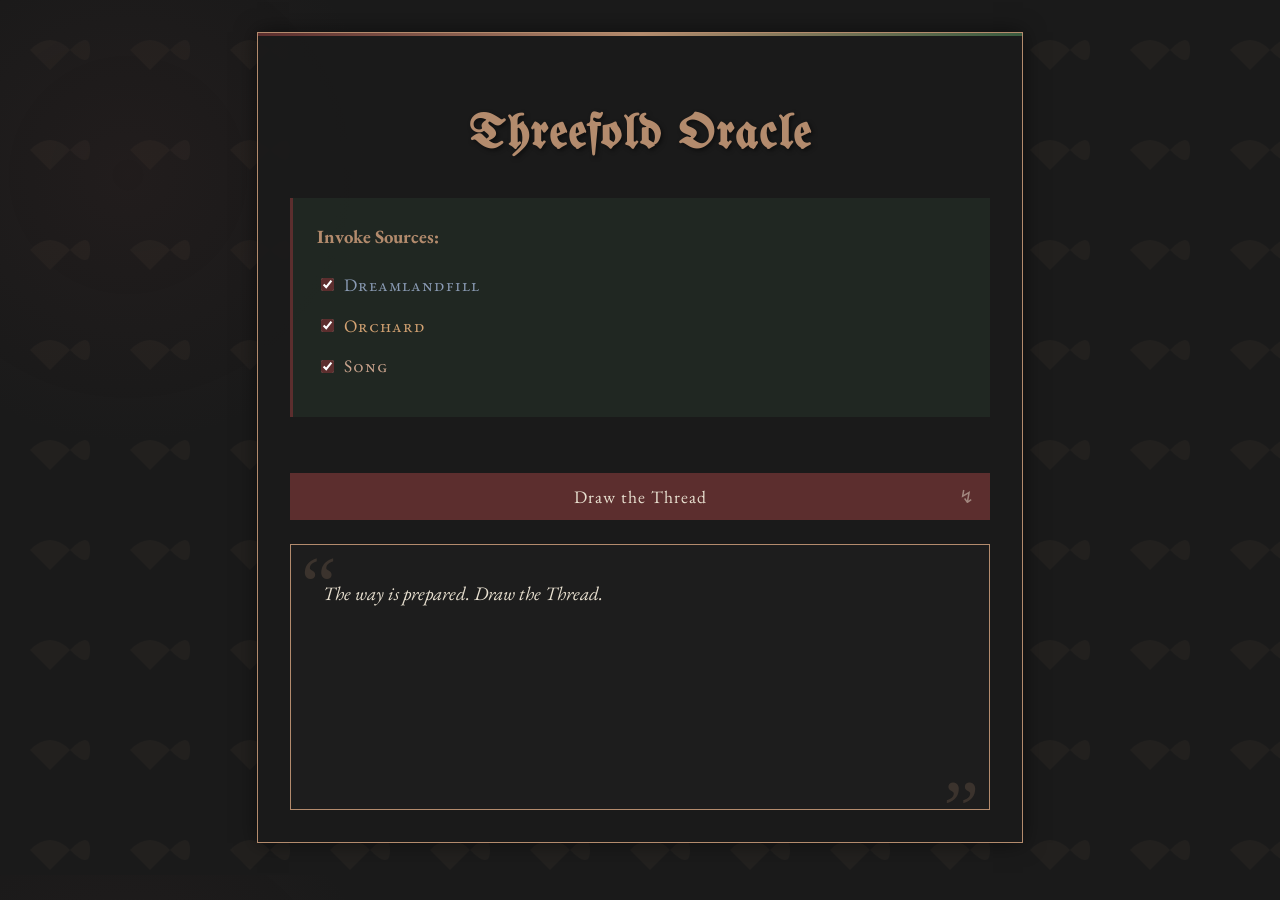
<file: oracles/myoracles.html>
<!DOCTYPE html>
<html lang="en">
<head>
    <meta charset="UTF-8">
    <meta name="viewport" content="width=device-width, initial-scale=1.0">
    <title>Threefold Oracle</title>
    <style>
        :root {
            --blood: #5c2e2e;
            --bone: #e8e0d0;
            --midnight: #1a1a1a;
            --moss: #3a5c40;
            --tarnished: #b38b6d;
        }
        body {
            background-color: var(--midnight);
            color: var(--bone);
            font-family: 'EB Garamond', serif;
            line-height: 1.6;
            margin: 0;
            padding: 0;
            background-image: 
                radial-gradient(circle at 10% 20%, rgba(92, 46, 46, 0.1) 0%, transparent 20%),
                url('data:image/svg+xml;utf8,<svg xmlns="http://www.w3.org/2000/svg" width="100" height="100" viewBox="0 0 100 100"><path fill="%23b38b6d" opacity="0.05" d="M30,50 Q50,30 70,50 T90,50 T70,50 T50,70 T30,50 Z"/></svg>');
        }
        .container {
            max-width: 700px;
            margin: 2rem auto;
            padding: 2rem;
            border: 1px solid var(--tarnished);
            box-shadow: 0 0 20px rgba(0,0,0,0.5);
            position: relative;
            background: rgba(26, 26, 26, 0.9);
        }
        .container::before {
            content: "";
            position: absolute;
            top: 0;
            left: 0;
            right: 0;
            height: 3px;
            background: linear-gradient(90deg, var(--blood), var(--tarnished), var(--moss));
        }
        h1 {
            font-family: 'UnifrakturMaguntia', cursive;
            color: var(--tarnished);
            text-align: center;
            font-size: 3rem;
            margin-bottom: 1.5rem;
            text-shadow: 2px 2px 4px rgba(0,0,0,0.5);
            letter-spacing: 2px;
        }
        .source-controls {
            background: rgba(58, 92, 64, 0.2);
            padding: 1.5rem;
            border-left: 3px solid var(--blood);
            margin-bottom: 2rem;
        }
        .source-option {
            display: flex;
            align-items: center;
            margin: 0.8rem 0;
            cursor: pointer;
        }
        .source-option input {
            margin-right: 10px;
            accent-color: var(--blood);
        }
        .source-name {
            font-variant: small-caps;
            letter-spacing: 1px;
            font-size: 1.1rem;
        }
        #dreamlandfill + .source-name {
            color: #8a9bb4;
        }
        #orchard + .source-name {
            color: #d4a373;
        }
        #song + .source-name {
            color: #c9a38d;
        }
        button {
            background: var(--blood);
            color: var(--bone);
            border: none;
            padding: 12px 25px;
            font-family: 'EB Garamond', serif;
            font-size: 1.1rem;
            cursor: pointer;
            width: 100%;
            margin: 1.5rem 0;
            transition: all 0.3s;
            letter-spacing: 1px;
            position: relative;
            overflow: hidden;
        }
        button:hover {
            background: #6d3737;
        }
        button::after {
            content: "↯";
            position: absolute;
            right: 15px;
            opacity: 0.5;
        }
        #output {
            min-height: 200px;
            padding: 2rem;
            background: rgba(30, 30, 30, 0.7);
            border: 1px solid var(--tarnished);
            font-size: 1.2rem;
            position: relative;
            line-height: 1.8;
        }
        #output::before {
            content: "“";
            font-size: 5rem;
            position: absolute;
            top: 0;
            left: 10px;
            color: rgba(179, 139, 109, 0.2);
            font-family: serif;
            line-height: 1;
        }
        #output::after {
            content: "”";
            font-size: 5rem;
            position: absolute;
            bottom: -40px;
            right: 10px;
            color: rgba(179, 139, 109, 0.2);
            font-family: serif;
            line-height: 1;
        }
        .source-attribution {
            display: block;
            margin-top: 1rem;
            font-style: italic;
            font-size: 0.9rem;
            color: var(--tarnished);
            text-align: right;
        }
        @media (max-width: 600px) {
            .container {
                padding: 1rem;
                margin: 1rem;
            }
            h1 {
                font-size: 2rem;
            }
        }
    </style>
    <link href="https://fonts.googleapis.com/css2?family=EB+Garamond:ital,wght@0,400;0,700;1,400&family=UnifrakturMaguntia&display=swap" rel="stylesheet">
</head>
<body>
    <div class="container">
        <h1>Threefold Oracle</h1>
        
        <div class="source-controls">
            <h3 style="color: var(--tarnished); margin-top: 0;">Invoke Sources:</h3>
            <label class="source-option">
                <input type="checkbox" id="dreamlandfill" class="source-toggle" data-source="dreamlandfill" checked>
                <span class="source-name">Dreamlandfill</span>
            </label>
            <label class="source-option">
                <input type="checkbox" id="orchard" class="source-toggle" data-source="orchard" checked>
                <span class="source-name">Orchard</span>
            </label>
            <label class="source-option">
                <input type="checkbox" id="song" class="source-toggle" data-source="song" checked>
                <span class="source-name">Song</span>
            </label>
        </div>
        
        <button id="generateBtn">Draw the Thread</button>
        
        <div id="output">
            <em>Select your sources and invoke the oracle...</em>
        </div>
    </div>

    <script>
        // Oracle Configuration
        const ORACLE_SOURCES = {
            dreamlandfill: 'dreamlandfill.txt',
            orchard: 'orchard.txt',
            song: 'song.txt'
        };

        // Sacred Vessels
        const loadedVerses = {
            dreamlandfill: [],
            orchard: [],
            song: []
        };

        // Active Revelations
        let activeSources = new Set(Object.keys(ORACLE_SOURCES));

        // Elements of Divination
        const sourceToggles = document.querySelectorAll('.source-toggle');
        const generateBtn = document.getElementById('generateBtn');
        const outputEl = document.getElementById('output');

        // Load the Sacred Texts
        async function loadProphecies() {
            try {
                outputEl.innerHTML = "<em>Reading the signs...</em>";
                
                const loadingRites = Object.entries(ORACLE_SOURCES).map(async ([sourceName, fileName]) => {
                    const response = await fetch(fileName);
                    if (!response.ok) throw new Error(`The ${sourceName} refused to open`);
                    const rawText = await response.text();
                    loadedVerses[sourceName] = rawText.split('\n')
                        .map(line => line.trim())
                        .filter(line => line.length > 0);
                });

                await Promise.all(loadingRites);
                outputEl.innerHTML = "<em>The way is prepared. Draw the Thread.</em>";
                
            } catch (error) {
                console.error('Oracle Error:', error);
                outputEl.innerHTML = `<em>Divination failed:</em> ${error.message}`;
            }
        }

        // Invoke the Oracle
        function invokeOracle() {
            // Weave the selected threads
            const allProphecies = [];
            activeSources.forEach(source => {
                allProphecies.push(...loadedVerses[source]);
            });

            if (allProphecies.length === 0) {
                outputEl.innerHTML = "<em>No sources chosen. The oracle remains silent.</em>";
                return;
            }

            // Cast the lots
            const chosenIndex = Math.floor(Math.random() * allProphecies.length);
            const prophecy = allProphecies[chosenIndex];
            
            // Reveal the source
            const sourceName = Object.keys(ORACLE_SOURCES).find(key => 
                loadedVerses[key].includes(prophecy)
            );
            
            // Display the revelation
            outputEl.innerHTML = `"${prophecy}"<span class="source-attribution">— ${formatSourceName(sourceName)}</span>`;
        }

        // Format source names for display
        function formatSourceName(source) {
            const names = {
                dreamlandfill: "Dreamlandfill",
                orchard: "Orchard",
                song: "Song"
            };
            return names[source] || source;
        }

        // Bind the Selections
        sourceToggles.forEach(toggle => {
            toggle.addEventListener('change', (e) => {
                const source = e.target.dataset.source;
                if (e.target.checked) {
                    activeSources.add(source);
                } else {
                    activeSources.delete(source);
                }
            });
        });

        // Bind the Invocation
        generateBtn.addEventListener('click', invokeOracle);

        // Begin the Rite
        loadProphecies();
    </script>
</body>
</html>
</file>
<file: medialab-scan/styles.css>
:root {
  --bg: #f4f1ea;
  --bg-raised: #fffdf8;
  --ink: #1c1a17;
  --ink-soft: #4d4740;
  --ink-faint: #7d766c;
  --rule: #ddd6c8;
  --rule-soft: #e9e3d7;
  --accent: #8a4b2a;
  --accent-soft: #f0e2d6;
  --mine: #2f5d50;
  --mine-soft: #e0ece7;
  --shadow: 0 1px 2px rgba(28, 26, 23, .06), 0 8px 24px -12px rgba(28, 26, 23, .18);
  --serif: "Iowan Old Style", "Palatino Linotype", Palatino, Georgia, serif;
  --sans: ui-sans-serif, -apple-system, "Segoe UI", Roboto, "Helvetica Neue", sans-serif;
  --mono: ui-monospace, "SF Mono", "Cascadia Mono", Consolas, monospace;
}

@media (prefers-color-scheme: dark) {
  :root {
    --bg: #16161a;
    --bg-raised: #1e1e24;
    --ink: #ece8e1;
    --ink-soft: #b3ada3;
    --ink-faint: #837d74;
    --rule: #33333c;
    --rule-soft: #26262e;
    --accent: #d99a6c;
    --accent-soft: #33261d;
    --mine: #7fc0aa;
    --mine-soft: #1c2c28;
    --shadow: 0 1px 2px rgba(0, 0, 0, .3), 0 8px 24px -12px rgba(0, 0, 0, .6);
  }
}

:root[data-theme="dark"] {
  --bg: #16161a;
  --bg-raised: #1e1e24;
  --ink: #ece8e1;
  --ink-soft: #b3ada3;
  --ink-faint: #837d74;
  --rule: #33333c;
  --rule-soft: #26262e;
  --accent: #d99a6c;
  --accent-soft: #33261d;
  --mine: #7fc0aa;
  --mine-soft: #1c2c28;
  --shadow: 0 1px 2px rgba(0, 0, 0, .3), 0 8px 24px -12px rgba(0, 0, 0, .6);
}

:root[data-theme="light"] {
  --bg: #f4f1ea;
  --bg-raised: #fffdf8;
  --ink: #1c1a17;
  --ink-soft: #4d4740;
  --ink-faint: #7d766c;
  --rule: #ddd6c8;
  --rule-soft: #e9e3d7;
  --accent: #8a4b2a;
  --accent-soft: #f0e2d6;
  --mine: #2f5d50;
  --mine-soft: #e0ece7;
  --shadow: 0 1px 2px rgba(28, 26, 23, .06), 0 8px 24px -12px rgba(28, 26, 23, .18);
}

* { box-sizing: border-box; }

body {
  margin: 0;
  background: var(--bg);
  color: var(--ink);
  font-family: var(--serif);
  font-size: 17px;
  line-height: 1.62;
  -webkit-font-smoothing: antialiased;
}

/* ---------- links ---------- */

a {
  color: inherit;
  text-decoration-color: color-mix(in srgb, currentColor 35%, transparent);
  text-underline-offset: 2px;
  text-decoration-thickness: 1px;
  transition: text-decoration-color .15s, color .15s;
}
a:hover { text-decoration-color: currentColor; }
a:focus-visible { outline: 2px solid var(--accent); outline-offset: 2px; border-radius: 2px; }

/* Small trailing link lists: people's other pages, card sources.
   These must wrap — some labels are longer than a phone viewport. */
.extras { display: inline; }
.extra {
  overflow-wrap: anywhere;
}
.extra {
  font-family: var(--sans);
  font-size: .82rem;
  color: var(--accent);
}
.extras::before { content: " "; }
.sep { color: var(--ink-faint); margin: 0 .4rem; }

.sources {
  margin: 1.25rem 0 0;
  padding-top: .9rem;
  border-top: 1px solid var(--rule-soft);
  font-size: .85rem;
}
.sources-label {
  font-family: var(--sans);
  font-size: .68rem;
  letter-spacing: .12em;
  text-transform: uppercase;
  color: var(--ink-faint);
  font-weight: 600;
  margin-right: .7rem;
}

/* ---------- masthead ---------- */

.masthead {
  max-width: 46rem;
  margin: 0 auto;
  padding: 5rem 1.5rem 2.5rem;
}

.kicker {
  font-family: var(--sans);
  font-size: .72rem;
  letter-spacing: .14em;
  text-transform: uppercase;
  color: var(--ink-faint);
  margin: 0 0 1.5rem;
}

.masthead h1 {
  font-size: clamp(2.1rem, 6vw, 3.4rem);
  line-height: 1.1;
  letter-spacing: -.02em;
  font-weight: 600;
  margin: 0 0 2rem;
}

.intro p { margin: 0 0 1.1rem; color: var(--ink-soft); }
.intro .note {
  font-family: var(--sans);
  font-size: .87rem;
  line-height: 1.6;
  color: var(--ink-faint);
  border-left: 2px solid var(--rule);
  padding-left: 1rem;
  margin-top: 2rem;
}

/* ---------- tabs ---------- */

.tabs {
  position: sticky;
  top: 0;
  z-index: 10;
  display: flex;
  gap: .25rem;
  justify-content: center;
  padding: .75rem 1rem;
  background: color-mix(in srgb, var(--bg) 88%, transparent);
  backdrop-filter: blur(10px);
  border-bottom: 1px solid var(--rule-soft);
  flex-wrap: wrap;
}

.tabs button {
  font-family: var(--sans);
  font-size: .85rem;
  letter-spacing: .01em;
  color: var(--ink-soft);
  background: none;
  border: 1px solid transparent;
  border-radius: 999px;
  padding: .4rem 1rem;
  cursor: pointer;
  transition: background .15s, color .15s, border-color .15s;
}

.tabs button:hover { color: var(--ink); border-color: var(--rule); }
.tabs button:focus-visible { outline: 2px solid var(--accent); outline-offset: 2px; }
.tabs button.active {
  color: var(--bg-raised);
  background: var(--ink);
  border-color: var(--ink);
}

/* ---------- views ---------- */

main { max-width: 52rem; margin: 0 auto; padding: 2.5rem 1.5rem 6rem; }

.view { display: none; }
.view.active { display: block; }

.view-note {
  font-family: var(--sans);
  font-size: .88rem;
  color: var(--ink-faint);
  max-width: 38rem;
  margin: 0 0 2.5rem;
}

/* ---------- routes into the survey ---------- */

.routes-block {
  margin: 0 0 3.5rem;
  padding: 1.5rem 0 2rem;
  border-top: 1px solid var(--rule);
  border-bottom: 1px solid var(--rule);
}

.section-label {
  font-family: var(--sans);
  font-size: .68rem;
  letter-spacing: .12em;
  text-transform: uppercase;
  color: var(--ink-faint);
  font-weight: 600;
  margin: 0 0 .45rem;
}

.routes-block > h2 {
  margin: 0 0 1.25rem;
  font-size: 1.35rem;
  line-height: 1.3;
  font-weight: 600;
}

.routes {
  display: grid;
  grid-template-columns: repeat(3, minmax(0, 1fr));
  gap: .85rem;
}

.route {
  min-width: 0;
  padding: 1rem;
  border: 1px solid var(--rule-soft);
  border-radius: 8px;
  background: color-mix(in srgb, var(--bg-raised) 58%, transparent);
}

.route h3 {
  margin: 0 0 .5rem;
  font-family: var(--sans);
  font-size: .88rem;
  line-height: 1.35;
  font-weight: 600;
}

.route p {
  margin: 0 0 .75rem;
  color: var(--ink-soft);
  font-size: .88rem;
  line-height: 1.5;
}

.route ul {
  margin: 0;
  padding: 0;
  list-style: none;
  font-family: var(--sans);
  font-size: .77rem;
  line-height: 1.45;
}

.route li + li { margin-top: .3rem; }
.route a { color: var(--accent); overflow-wrap: anywhere; }

@media (max-width: 44rem) {
  .routes { grid-template-columns: 1fr; }
}

.section-break {
  font-family: var(--sans);
  font-size: .75rem;
  letter-spacing: .14em;
  text-transform: uppercase;
  color: var(--ink-faint);
  font-weight: 600;
  margin: 4.5rem 0 1.5rem;
  padding-top: 1.5rem;
  border-top: 1px solid var(--rule);
}

/* ---------- collision cards ---------- */

.cards { display: flex; flex-direction: column; gap: 1.25rem; }

.card {
  background: var(--bg-raised);
  border: 1px solid var(--rule);
  border-radius: 10px;
  padding: 1.75rem;
  box-shadow: var(--shadow);
  scroll-margin-top: 5rem;
}

.card-meta {
  display: flex;
  flex-wrap: wrap;
  align-items: center;
  gap: .5rem;
  font-family: var(--sans);
  font-size: .72rem;
  letter-spacing: .08em;
  text-transform: uppercase;
  color: var(--ink-faint);
  margin-bottom: .9rem;
}

.overlap-kind {
  color: var(--accent);
  border: 1px solid color-mix(in srgb, var(--accent) 35%, transparent);
  border-radius: 999px;
  padding: .08rem .45rem;
}

.card h3 {
  font-size: 1.3rem;
  line-height: 1.3;
  letter-spacing: -.01em;
  font-weight: 600;
  margin: 0 0 1.25rem;
}

.pairing {
  display: grid;
  grid-template-columns: 1fr auto 1fr;
  align-items: stretch;
  gap: .75rem;
  margin-bottom: 1.25rem;
}

@media (max-width: 34rem) {
  .pairing { grid-template-columns: 1fr; }
  .pairing .versus { justify-self: start; }
}

.side {
  border-radius: 8px;
  padding: .85rem 1rem;
  font-family: var(--sans);
  font-size: .85rem;
  line-height: 1.5;
}

.side-mine { background: var(--mine-soft); }
.side-them { background: var(--accent-soft); }

.side-label {
  display: block;
  font-size: .68rem;
  letter-spacing: .1em;
  text-transform: uppercase;
  margin-bottom: .4rem;
  font-weight: 600;
}
.side-mine .side-label { color: var(--mine); }
.side-them .side-label { color: var(--accent); }

.side ul { margin: 0; padding: 0; list-style: none; }
.side li { margin-bottom: .15rem; }
.side-mine a { color: var(--mine); font-weight: 600; }
.side-them a { color: var(--accent); font-weight: 600; }
.side .who { color: var(--ink-faint); font-size: .8rem; margin-top: .4rem; display: block; }

.versus {
  align-self: center;
  font-family: var(--sans);
  font-size: .7rem;
  letter-spacing: .1em;
  text-transform: uppercase;
  color: var(--ink-faint);
}

.card p { margin: 0 0 1rem; color: var(--ink-soft); }
.card p:last-child { margin-bottom: 0; }

.card .also {
  font-size: .92rem;
  border-left: 2px solid var(--rule);
  padding-left: 1rem;
  color: var(--ink-faint);
}

.contrast {
  margin: 1.1rem 0 0;
  padding-top: .85rem;
  border-top: 1px solid var(--rule-soft);
}

.contrast summary {
  width: max-content;
  max-width: 100%;
  font-family: var(--sans);
  font-size: .76rem;
  color: var(--ink-faint);
  cursor: pointer;
}

.contrast summary:hover { color: var(--ink); }
.contrast summary:focus-visible { outline: 2px solid var(--accent); outline-offset: 3px; }
.contrast p { margin: .7rem 0 0; font-size: .9rem; color: var(--ink-faint); }

/* ---------- group cards ---------- */

.group {
  background: var(--bg-raised);
  border: 1px solid var(--rule);
  border-radius: 10px;
  padding: 1.75rem;
  margin-bottom: 1.25rem;
  box-shadow: var(--shadow);
}

.group-head {
  display: flex;
  flex-wrap: wrap;
  align-items: baseline;
  gap: .6rem;
  margin-bottom: .35rem;
}

.group h3 { font-size: 1.35rem; font-weight: 600; margin: 0; letter-spacing: -.01em; }
.group .pi { font-family: var(--sans); font-size: .85rem; color: var(--ink-faint); }

.axis {
  display: inline-block;
  font-family: var(--sans);
  font-size: .68rem;
  letter-spacing: .09em;
  text-transform: uppercase;
  font-weight: 600;
  color: var(--mine);
  background: var(--mine-soft);
  padding: .2rem .6rem;
  border-radius: 999px;
  margin-bottom: 1rem;
}

.mission {
  font-style: italic;
  color: var(--ink-faint);
  border-left: 2px solid var(--rule);
  padding-left: 1rem;
  margin: 0 0 1rem;
  font-size: .95rem;
}

.group .plain { margin: 0 0 1.25rem; color: var(--ink-soft); }

.people { border-top: 1px solid var(--rule-soft); padding-top: 1.1rem; }
.people h4 {
  font-family: var(--sans);
  font-size: .7rem;
  letter-spacing: .12em;
  text-transform: uppercase;
  color: var(--ink-faint);
  margin: 0 0 .8rem;
  font-weight: 600;
}
.people dl { margin: 0; }
.people dt {
  font-weight: 600;
  font-size: .97rem;
  margin-top: .8rem;
}
.people dt a { text-decoration-color: color-mix(in srgb, var(--accent) 55%, transparent); }
.people dt a:hover { color: var(--accent); }
.people dt:first-child { margin-top: 0; }
.people dd {
  margin: .15rem 0 0;
  font-family: var(--sans);
  font-size: .85rem;
  line-height: 1.55;
  color: var(--ink-faint);
  overflow-wrap: anywhere;
}

/* ---------- adjacent ---------- */

.adjacent { display: flex; flex-direction: column; gap: 1rem; }
.adj {
  border: 1px solid var(--rule);
  border-radius: 10px;
  padding: 1.25rem 1.5rem;
  background: var(--bg-raised);
}
.adj h3 { margin: 0 0 .2rem; font-size: 1.08rem; font-weight: 600; }
.adj .where {
  font-family: var(--sans);
  font-size: .75rem;
  letter-spacing: .06em;
  text-transform: uppercase;
  color: var(--ink-faint);
  margin: 0 0 .7rem;
}
.adj p.what { margin: 0; color: var(--ink-soft); font-size: .95rem; }

/* ---------- filters + table ---------- */

.filters {
  display: flex;
  flex-wrap: wrap;
  gap: 1rem;
  align-items: flex-end;
  margin-bottom: 1.75rem;
  padding-bottom: 1.5rem;
  border-bottom: 1px solid var(--rule);
}

.filters label {
  display: flex;
  flex-direction: column;
  gap: .35rem;
  flex: 1 1 13rem;
  min-width: 0;
  max-width: 20rem;
  font-family: var(--sans);
  font-size: .7rem;
  letter-spacing: .1em;
  text-transform: uppercase;
  color: var(--ink-faint);
  font-weight: 600;
}

.filters select, .filters button {
  font-family: var(--sans);
  font-size: .88rem;
  text-transform: none;
  letter-spacing: 0;
  font-weight: 400;
  color: var(--ink);
  background: var(--bg-raised);
  border: 1px solid var(--rule);
  border-radius: 6px;
  padding: .45rem .7rem;
}

/* A select sizes itself to its longest option, which overflows narrow
   viewports. Pin it to the label instead. */
.filters select {
  width: 100%;
  min-width: 0;
  max-width: 100%;
}

.filters button {
  flex: 0 0 auto;
  cursor: pointer;
  color: var(--ink-soft);
}
.filters button:hover { border-color: var(--ink-faint); color: var(--ink); }

.table-wrap { overflow-x: auto; }

table { width: 100%; border-collapse: collapse; font-size: .92rem; }

th {
  text-align: left;
  font-family: var(--sans);
  font-size: .68rem;
  letter-spacing: .12em;
  text-transform: uppercase;
  color: var(--ink-faint);
  font-weight: 600;
  padding: 0 1rem .7rem 0;
  border-bottom: 1px solid var(--rule);
  white-space: nowrap;
}

td {
  padding: 1rem 1rem 1rem 0;
  border-bottom: 1px solid var(--rule-soft);
  vertical-align: top;
  color: var(--ink-soft);
}

td.t-mine { color: var(--mine); font-weight: 600; min-width: 11rem; }
td.t-them { color: var(--ink); min-width: 12rem; }
td.t-group { font-family: var(--sans); font-size: .82rem; color: var(--ink-faint); white-space: nowrap; }
td.t-kind { font-family: var(--sans); font-size: .78rem; color: var(--accent); white-space: nowrap; }
td.t-what { min-width: 18rem; }

.empty {
  font-family: var(--sans);
  font-size: .9rem;
  color: var(--ink-faint);
  padding: 2rem 0;
}

/* ---------- footer ---------- */

footer {
  max-width: 52rem;
  margin: 0 auto;
  padding: 2rem 1.5rem 5rem;
  border-top: 1px solid var(--rule);
}
footer p {
  font-family: var(--sans);
  font-size: .8rem;
  line-height: 1.6;
  color: var(--ink-faint);
  margin: 0;
}
</file>
<file: fivehorizonintersection.css>
body {
    margin: 0;
    padding: 0;
    overflow: hidden;
    background: url('fhiback.jpg') no-repeat center center fixed;
    background-size: cover;
}

img {
    position: absolute;
    width: 100vw; /* Adjust image size as needed */
    height: auto;
    cursor: grab;
}
</file>
<file: fourbedroomgarden.css>
body {
    margin: 0;
    padding: 0;
    overflow: hidden;
    background: url('fourbedroomgardenback.jpg') no-repeat center center fixed;
    background-size: cover;
}

img {
    position: absolute;
    width: 30%; /* Adjust image size as needed */
    height: auto;
    cursor: grab;
}
</file>
<file: threefloorhome.css>
body {
    margin: 0;
    padding: 0;
    overflow: hidden;
    background: url('tfhBackground.jpg') no-repeat center center fixed;
    background-size: cover;
}

img {
    position: absolute;
    height: 20%; /* Adjust image size as needed */
    width: auto;
    cursor: grab;
}
</file>
